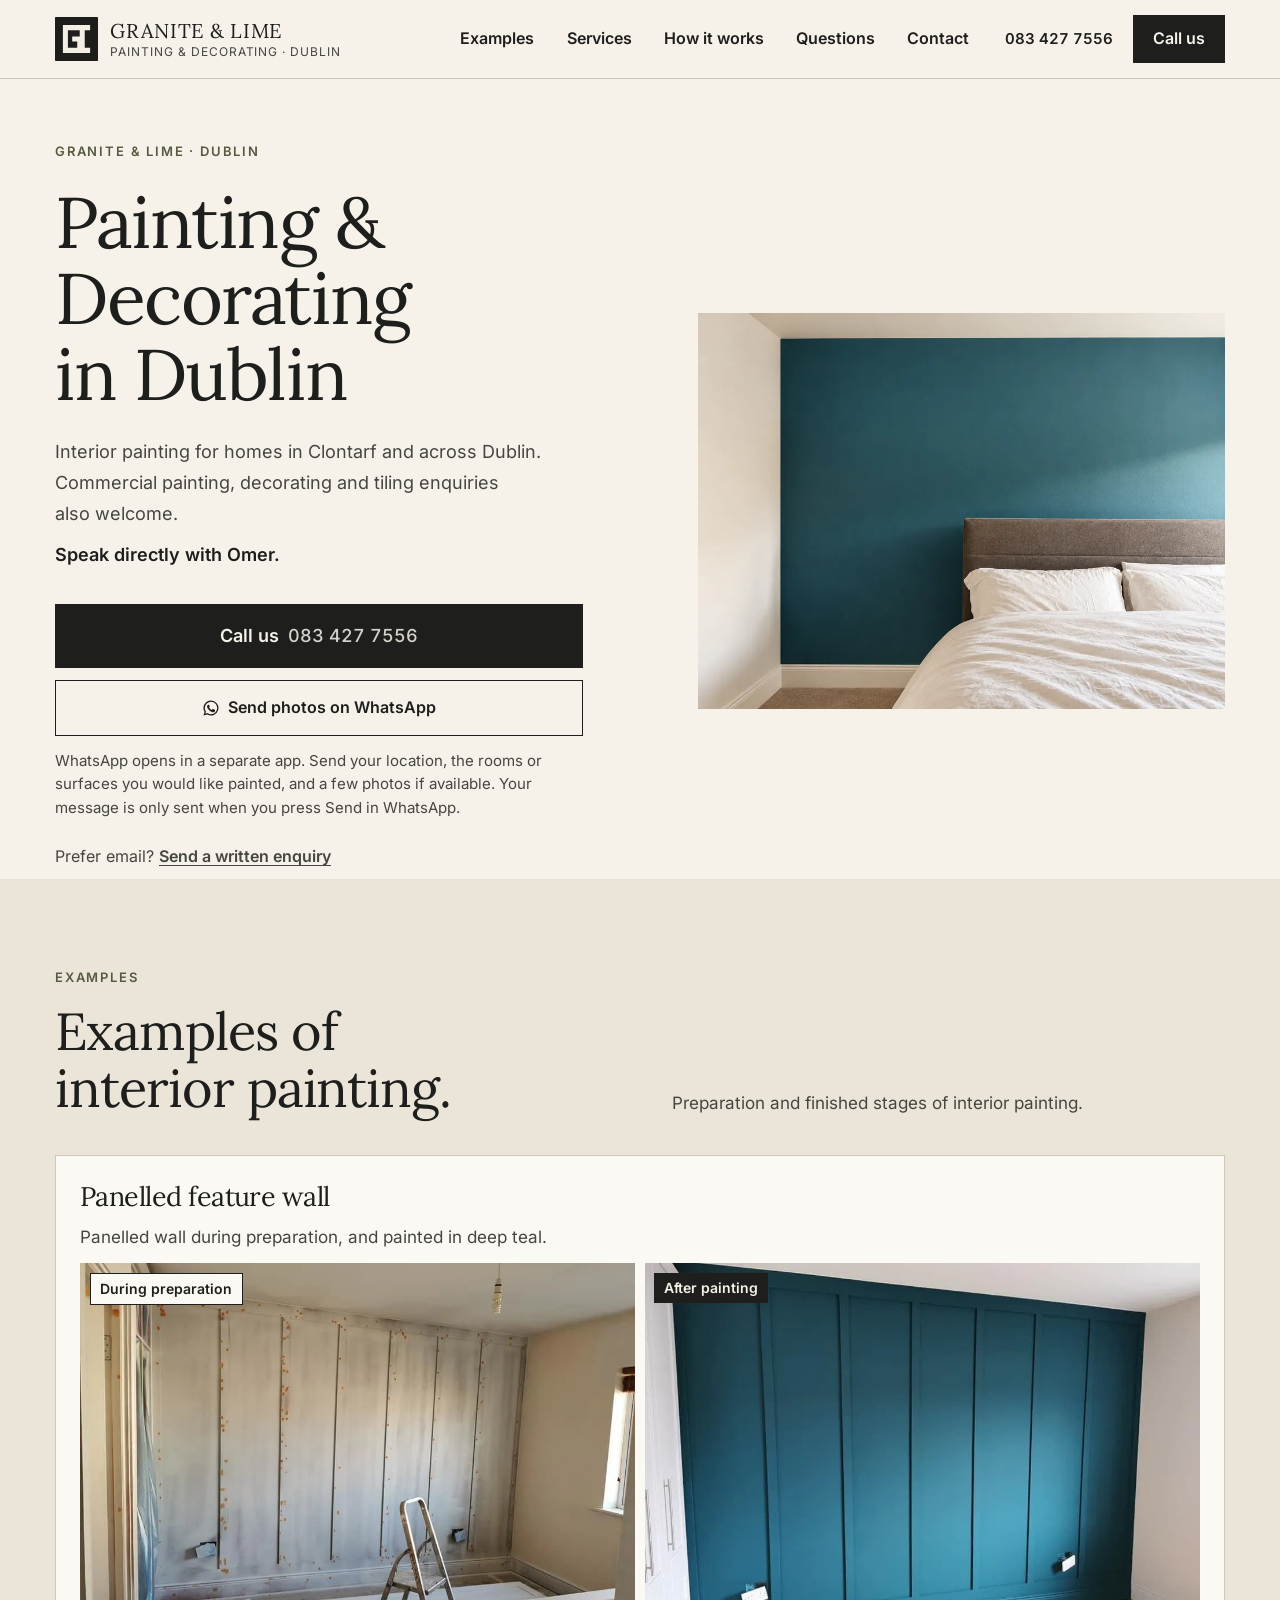
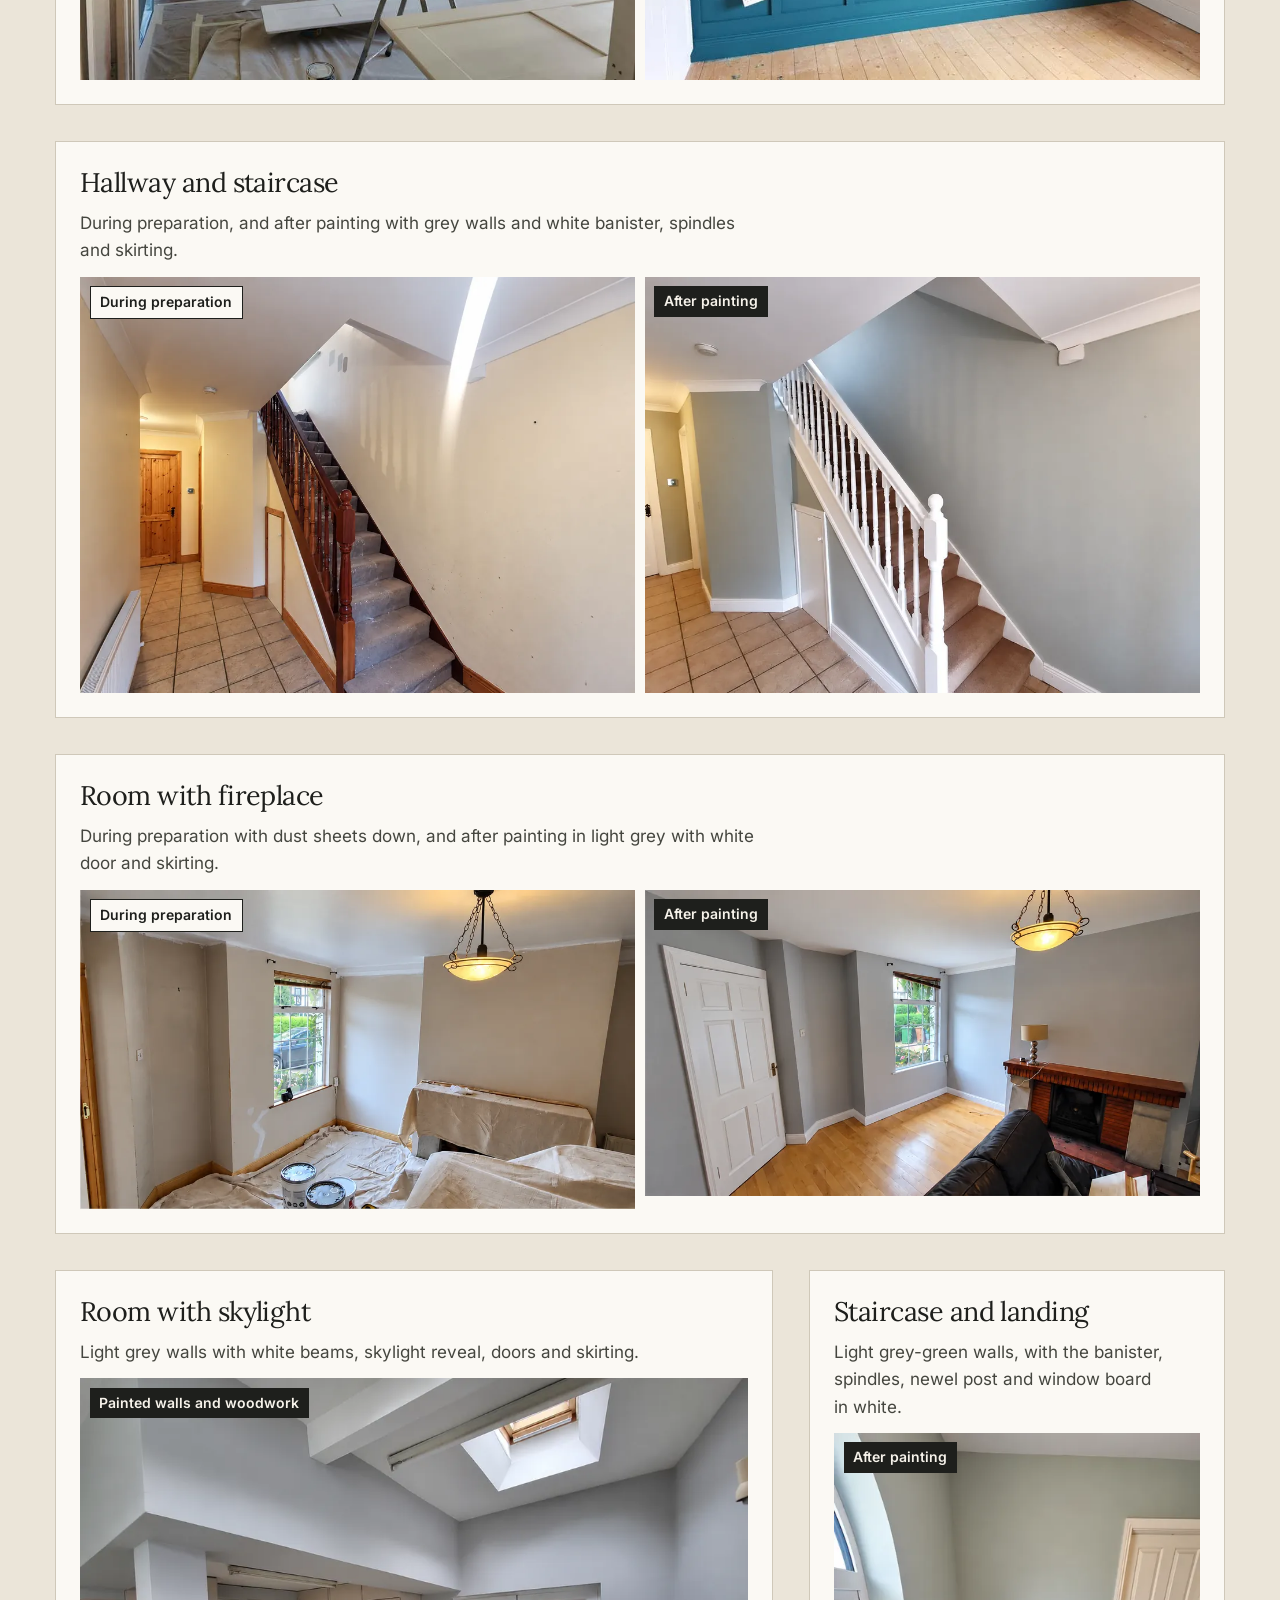
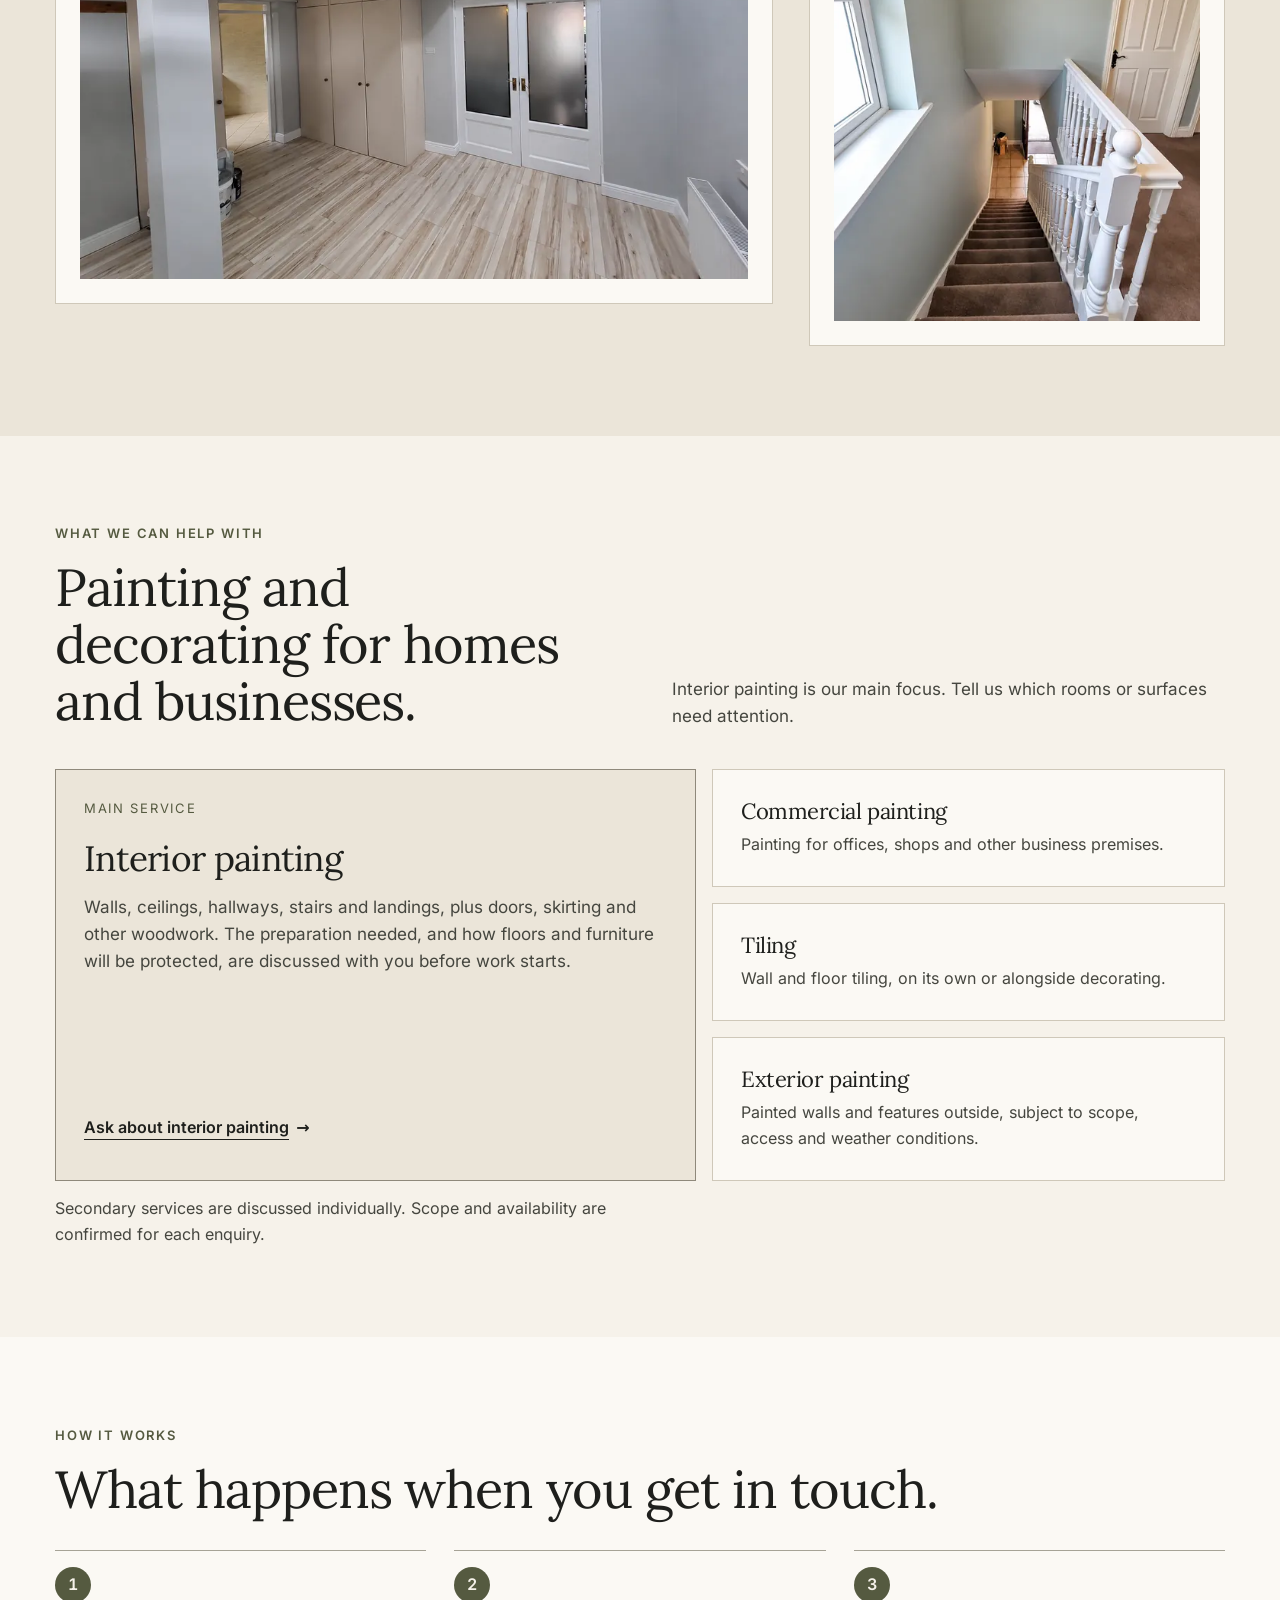
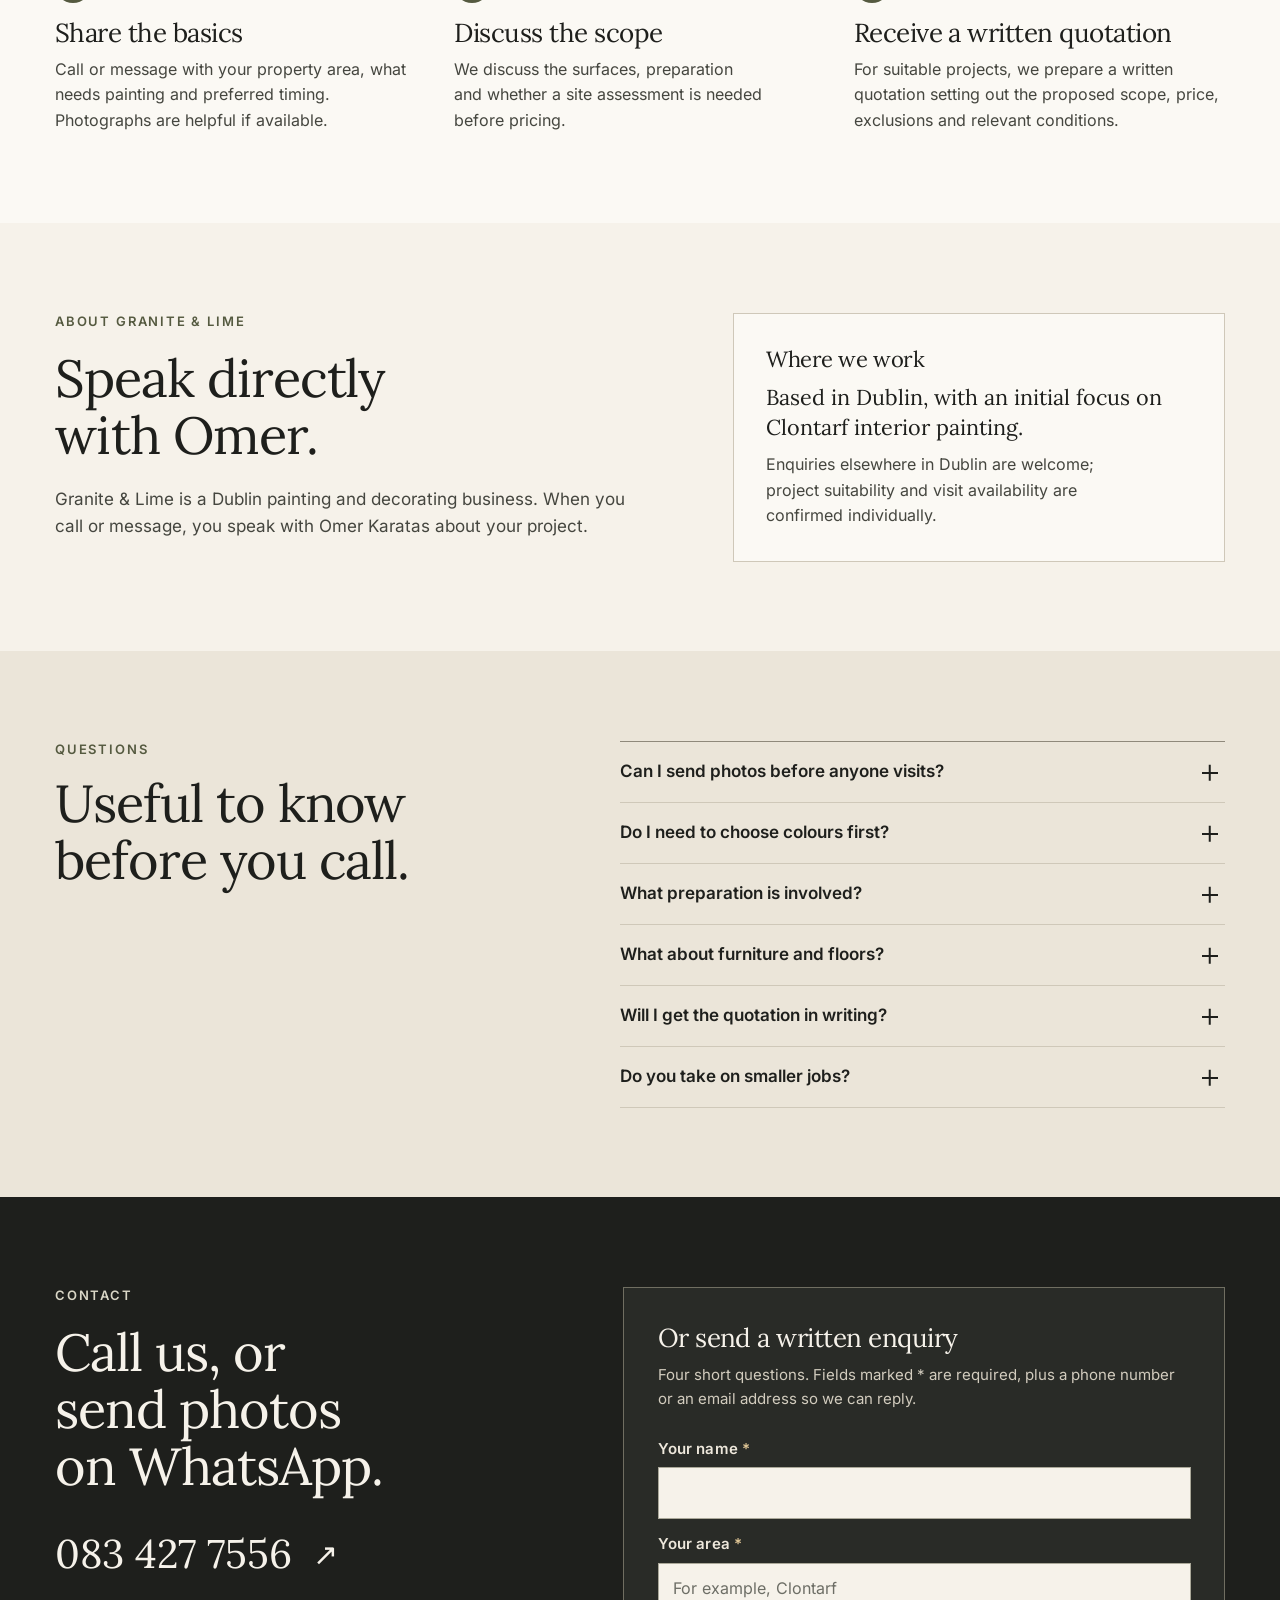
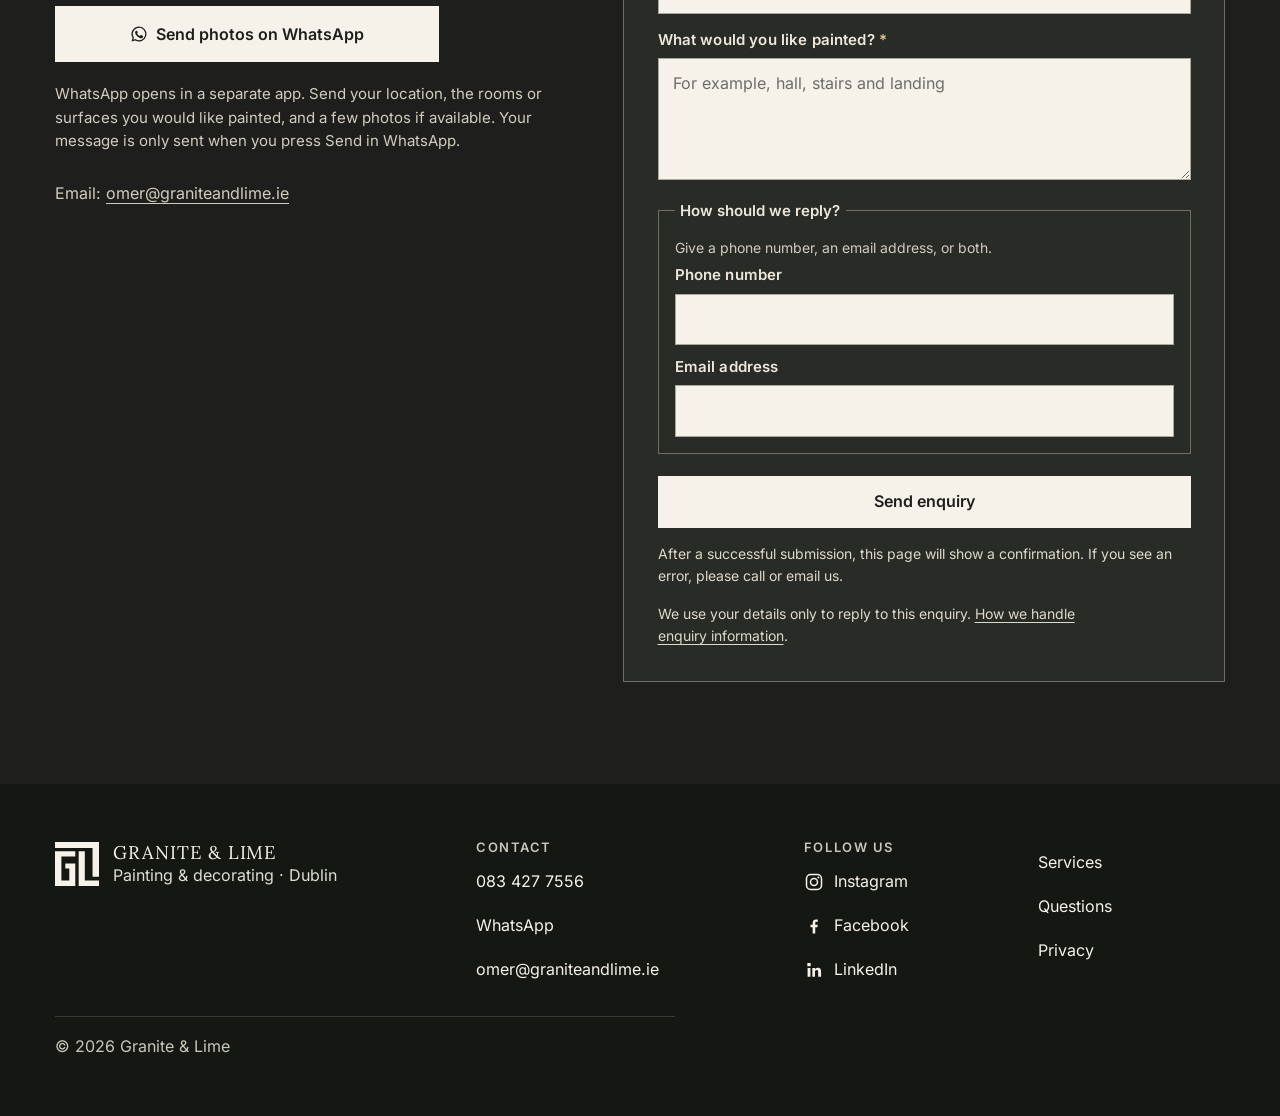
<file: index.html>
<!doctype html>
<html lang="en-IE">
<head>
  <meta charset="utf-8">
  <meta name="viewport" content="width=device-width, initial-scale=1, viewport-fit=cover">
  <meta name="theme-color" content="#f6f2ea">
  <title>Painting &amp; Decorating in Clontarf and Dublin | Granite &amp; Lime</title>
  <meta name="description" content="Interior painting for homes in Clontarf and across Dublin. Commercial painting, decorating and tiling enquiries welcome. Call 083 427 7556 or send photos on WhatsApp.">
  <link rel="canonical" href="https://www.graniteandlime.ie/">

  <meta property="og:type" content="website">
  <meta property="og:site_name" content="Granite &amp; Lime">
  <meta property="og:title" content="Painting &amp; Decorating in Clontarf and Dublin | Granite &amp; Lime">
  <meta property="og:description" content="Interior painting for homes in Clontarf and across Dublin. Speak directly with Omer: call or send photos on WhatsApp.">
  <meta property="og:url" content="https://www.graniteandlime.ie/">
  <meta property="og:image" content="https://www.graniteandlime.ie/assets/og-image.png">
  <meta property="og:image:width" content="1200">
  <meta property="og:image:height" content="630">
  <meta property="og:locale" content="en_IE">
  <meta name="twitter:card" content="summary_large_image">

  <link rel="icon" href="assets/favicon.svg" type="image/svg+xml">
  <link rel="preload" href="assets/fonts/lora-variable.woff2" as="font" type="font/woff2" crossorigin>
  <link rel="preload" href="assets/fonts/inter-400.woff2" as="font" type="font/woff2" crossorigin>
  <link rel="stylesheet" href="styles.css?v=24">
  <noscript><link rel="stylesheet" href="assets/noscript.css"></noscript>
  <script src="script.js?v=16" defer></script>

  <!-- Structured data: verified details only (name, phone, email, Dublin, public social profiles checked 27 Oct 2026).
       No street address, opening hours, ratings or review counts: none are verified for the website. -->
  <script type="application/ld+json">
  {
    "@context": "https://schema.org",
    "@type": "HomeAndConstructionBusiness",
    "name": "Granite & Lime",
    "description": "Painting and decorating in Dublin: interior painting, doors and woodwork, commercial painting, decorating and tiling.",
    "url": "https://www.graniteandlime.ie/",
    "logo": "https://www.graniteandlime.ie/assets/logo.svg",
    "image": "https://www.graniteandlime.ie/assets/og-image.png",
    "telephone": "+353834277556",
    "email": "omer@graniteandlime.ie",
    "founder": { "@type": "Person", "name": "Omer Karatas" },
    "areaServed": { "@type": "City", "name": "Dublin" },
    "address": { "@type": "PostalAddress", "addressLocality": "Dublin", "addressCountry": "IE" },
    "sameAs": [
      "https://www.instagram.com/graniteandlime/",
      "https://www.facebook.com/graniteandlime/",
      "https://www.linkedin.com/company/graniteandlime/"
    ]
  }
  </script>
</head>
<body>
  <a class="skip-link" href="#main">Skip to main content</a>

  <header class="site-header" id="top">
    <div class="shell header-inner">
      <a class="brand" href="#top" aria-label="Granite &amp; Lime, home">
        <img src="assets/logo.svg" alt="" width="44" height="44">
        <span class="brand-copy">
          <span class="brand-name">Granite &amp; Lime</span>
          <span class="brand-sub">Painting &amp; Decorating<span class="brand-sub-extra"> · Dublin</span></span>
        </span>
      </a>

      <button class="menu-button" type="button" aria-expanded="false" aria-controls="primary-nav">
        <span class="menu-icon" aria-hidden="true"></span>Menu
      </button>

      <nav class="primary-nav" id="primary-nav" aria-label="Main">
        <a href="#work">Examples</a>
        <a href="#services">Services</a>
        <a href="#process">How it works</a>
        <a href="#faq">Questions</a>
        <a href="#contact">Contact</a>
      </nav>

      <div class="header-actions">
        <a class="header-phone" href="tel:+353834277556" data-tel><span class="visually-hidden">Call us on </span>083 427 7556</a>
        <a class="button button-primary button-small" href="tel:+353834277556" data-tel>Call us</a>
      </div>
    </div>
  </header>

  <main id="main">

    <!-- 1. OPENING SECTION: one offer, one primary action (Call), one secondary action (WhatsApp). -->
    <section class="hero" aria-labelledby="hero-title">
      <div class="shell">
        <div class="hero-grid">
          <div class="hero-copy">
            <p class="eyebrow">Granite &amp; Lime · Dublin</p>
            <h1 id="hero-title">Painting &amp; Decorating in Dublin</h1>
            <p class="lede">Interior painting for homes in Clontarf and across Dublin. Commercial painting, decorating and tiling enquiries also welcome.</p>
            <p class="lede-contact">Speak directly with Omer.</p>
            <div class="hero-actions">
              <a class="button button-primary button-call" href="tel:+353834277556" data-tel>Call us <span class="button-detail">083 427 7556</span></a>
              <a class="button button-outline button-wa" href="https://wa.me/353834277556" target="_blank" rel="noopener" data-whatsapp="enquiry">Send photos on WhatsApp<span class="visually-hidden"> (opens WhatsApp)</span></a>
            </div>
            <p class="wa-help">WhatsApp opens in a separate app. Send your location, the rooms or surfaces you would like painted, and a few photos if available. Your message is only sent when you press Send in WhatsApp.</p>
            <p class="hero-hint">Prefer email? <a href="#contact">Send a written enquiry</a></p>
          </div>

          <!-- HERO IMAGE: founder-selected "NEXT TO HEADER Calm Teal Bedroom Retreat(1).png" (1448 x 1086).
               PROVENANCE: C2PA content credentials show it was generated by ChatGPT (gpt-image, OpenAI, 27 Oct 2026,
               digitalSourceType trainedAlgorithmicMedia). Compared with the earlier teal-bedroom file, the radiator and socket are
               removed. It is not an unedited photograph. Shown WITHOUT any caption or label by Mr Karatas's instruction (27 Oct, 12:45). -->
          <figure class="hero-figure is-project">
            <picture>
              <source type="image/webp" srcset="assets/projects/ai-teal-bedroom-hero-480.webp 480w, assets/projects/ai-teal-bedroom-hero-960.webp 960w, assets/projects/ai-teal-bedroom-hero-1440.webp 1440w" sizes="(max-width: 37.5rem) calc(100vw - 2.5rem), 46vw">
              <img src="assets/projects/ai-teal-bedroom-hero-960.jpg" srcset="assets/projects/ai-teal-bedroom-hero-480.jpg 480w, assets/projects/ai-teal-bedroom-hero-960.jpg 960w, assets/projects/ai-teal-bedroom-hero-1440.jpg 1440w" sizes="(max-width: 37.5rem) calc(100vw - 2.5rem), 46vw" width="1440" height="1080" alt="Bedroom with a deep teal painted wall behind a bed with a grey headboard and white bedding." fetchpriority="high" loading="eager" decoding="async">
            </picture>
          </figure>
        </div>
      </div>
    </section>

    <!-- 2. SELECTED WORK
         DRAFT: photos chosen with Growth (ref GL-WEB-PROJECT-PHOTOS-001). Groupings and before/after order are provisional.
         Before publication: founder confirms each project was Granite & Lime work, Omer's role, and the homeowner's permission
         to publish; then remove the draft note below and export from the original files (see PHOTOS.md).
         Never add locations, dates, durations or customer comments unless confirmed. -->
    <section class="section section-tint" id="work" aria-labelledby="work-title">
      <div class="shell">
        <div class="section-head">
          <div>
            <p class="eyebrow">Examples</p>
            <h2 id="work-title">Examples of interior painting.</h2>
          </div>
          <p class="section-intro">Preparation and finished stages of interior painting.</p>
        </div>
        <!-- PUBLICATION BLOCKER (internal, not shown on the page): attribution, Granite & Lime / Omer's role, photographer and
             property permission, and the pairings are NOT confirmed. See PHOTOS.md. Do not publish this section until confirmed. -->

        <div class="work-groups">
          <article class="work-group">
            <h3>Panelled feature wall</h3>
            <p>Panelled wall during preparation, and painted in deep teal.</p>
            <div class="work-pair">
              <figure class="work-photo">
                <picture>
                  <source type="image/webp" srcset="assets/projects/f9278e6e-da90-4c7e-a952-a6869edbc8a1-480.webp 480w, assets/projects/f9278e6e-da90-4c7e-a952-a6869edbc8a1-960.webp 960w" sizes="(max-width: 37.5rem) calc(100vw - 2.5rem), (max-width: 53.125rem) 45vw, 40vw">
                  <img src="assets/projects/f9278e6e-da90-4c7e-a952-a6869edbc8a1-960.jpg" srcset="assets/projects/f9278e6e-da90-4c7e-a952-a6869edbc8a1-480.jpg 480w, assets/projects/f9278e6e-da90-4c7e-a952-a6869edbc8a1-960.jpg 960w" sizes="(max-width: 37.5rem) calc(100vw - 2.5rem), (max-width: 53.125rem) 45vw, 40vw" width="960" height="720" alt="Panelled wall during preparation: filled and primed, floor covered with dust sheets and a stepladder in the room." loading="lazy" decoding="async">
                </picture>
                <figcaption><span class="work-tag work-tag-light">During preparation</span></figcaption>
              </figure>
              <figure class="work-photo">
                <picture>
                  <source type="image/webp" srcset="assets/projects/0603825f-b36d-4cc9-8089-73fb1045855a-480.webp 480w, assets/projects/0603825f-b36d-4cc9-8089-73fb1045855a-960.webp 960w" sizes="(max-width: 37.5rem) calc(100vw - 2.5rem), (max-width: 53.125rem) 45vw, 40vw">
                  <img src="assets/projects/0603825f-b36d-4cc9-8089-73fb1045855a-960.jpg" srcset="assets/projects/0603825f-b36d-4cc9-8089-73fb1045855a-480.jpg 480w, assets/projects/0603825f-b36d-4cc9-8089-73fb1045855a-960.jpg 960w" sizes="(max-width: 37.5rem) calc(100vw - 2.5rem), (max-width: 53.125rem) 45vw, 40vw" width="960" height="720" alt="The same panelled wall after painting in deep teal, with white skirting and wooden floorboards." loading="lazy" decoding="async">
                </picture>
                <figcaption><span class="work-tag">After painting</span></figcaption>
              </figure>
            </div>
          </article>

          <!-- Founder-selected images (27 Oct, 11:06). ALL AI-generated (ChatGPT gpt-image, C2PA trainedAlgorithmicMedia),
               recreated from project photographs. Shown WITHOUT on-page AI labels by Mr Karatas's instruction (27 Oct, 12:47); provenance in PHOTOS.md. -->
          <article class="work-group">
            <h3>Hallway and staircase</h3>
            <p>During preparation, and after painting with grey walls and white banister, spindles and skirting.</p>
            <div class="work-pair">
              <figure class="work-photo is-natural">
                <picture>
                  <source type="image/webp" srcset="assets/projects/ai-hall-preparation-480.webp 480w, assets/projects/ai-hall-preparation-960.webp 960w, assets/projects/ai-hall-preparation-1440.webp 1440w" sizes="(max-width: 37.5rem) calc(100vw - 2.5rem), (max-width: 53.125rem) 45vw, 40vw">
                  <img src="assets/projects/ai-hall-preparation-960.jpg" srcset="assets/projects/ai-hall-preparation-480.jpg 480w, assets/projects/ai-hall-preparation-960.jpg 960w, assets/projects/ai-hall-preparation-1440.jpg 1440w" sizes="(max-width: 37.5rem) calc(100vw - 2.5rem), (max-width: 53.125rem) 45vw, 40vw" width="1440" height="1080" alt="Hallway and staircase during preparation: cream walls with marks, dark varnished banister and spindles, stairs covered for protection." loading="lazy" decoding="async">
                </picture>
                <figcaption><span class="work-tag work-tag-light">During preparation</span></figcaption>
              </figure>
              <figure class="work-photo is-natural">
                <picture>
                  <source type="image/webp" srcset="assets/projects/ai-hall-after-480.webp 480w, assets/projects/ai-hall-after-960.webp 960w, assets/projects/ai-hall-after-1440.webp 1440w" sizes="(max-width: 37.5rem) calc(100vw - 2.5rem), (max-width: 53.125rem) 45vw, 40vw">
                  <img src="assets/projects/ai-hall-after-960.jpg" srcset="assets/projects/ai-hall-after-480.jpg 480w, assets/projects/ai-hall-after-960.jpg 960w, assets/projects/ai-hall-after-1440.jpg 1440w" sizes="(max-width: 37.5rem) calc(100vw - 2.5rem), (max-width: 53.125rem) 45vw, 40vw" width="1440" height="1080" alt="The same hallway and staircase after painting: grey walls, white banister, spindles and skirting." loading="lazy" decoding="async">
                </picture>
                <figcaption><span class="work-tag">After painting</span></figcaption>
              </figure>
            </div>
          </article>

          <article class="work-group">
            <h3>Room with fireplace</h3>
            <p>During preparation with dust sheets down, and after painting in light grey with white door and skirting.</p>
            <div class="work-pair">
              <figure class="work-photo is-natural">
                <picture>
                  <source type="image/webp" srcset="assets/projects/ai-room-preparation-480.webp 480w, assets/projects/ai-room-preparation-960.webp 960w, assets/projects/ai-room-preparation-1440.webp 1440w" sizes="(max-width: 37.5rem) calc(100vw - 2.5rem), (max-width: 53.125rem) 45vw, 40vw">
                  <img src="assets/projects/ai-room-preparation-960.jpg" srcset="assets/projects/ai-room-preparation-480.jpg 480w, assets/projects/ai-room-preparation-960.jpg 960w, assets/projects/ai-room-preparation-1440.jpg 1440w" sizes="(max-width: 37.5rem) calc(100vw - 2.5rem), (max-width: 53.125rem) 45vw, 40vw" width="1440" height="830" alt="Room during preparation: walls filled and patched, floor and furniture covered with dust sheets, paint tins on the floor, a window and a hanging ceiling light." loading="lazy" decoding="async">
                </picture>
                <figcaption><span class="work-tag work-tag-light">During preparation</span></figcaption>
              </figure>
              <figure class="work-photo is-natural">
                <picture>
                  <source type="image/webp" srcset="assets/projects/ai-room-after-480.webp 480w, assets/projects/ai-room-after-960.webp 960w, assets/projects/ai-room-after-1440.webp 1440w" sizes="(max-width: 37.5rem) calc(100vw - 2.5rem), (max-width: 53.125rem) 45vw, 40vw">
                  <img src="assets/projects/ai-room-after-960.jpg" srcset="assets/projects/ai-room-after-480.jpg 480w, assets/projects/ai-room-after-960.jpg 960w, assets/projects/ai-room-after-1440.jpg 1440w" sizes="(max-width: 37.5rem) calc(100vw - 2.5rem), (max-width: 53.125rem) 45vw, 40vw" width="1440" height="795" alt="The room after painting: light grey walls, white panelled door and skirting, wooden floor, a window and a fireplace with a brick surround." loading="lazy" decoding="async">
                </picture>
                <figcaption><span class="work-tag">After painting</span></figcaption>
              </figure>
            </div>
          </article>

          <div class="work-singles">
            <article class="work-group work-single-wide">
              <h3>Room with skylight</h3>
              <p>Light grey walls with white beams, skylight reveal, doors and skirting.</p>
              <figure class="work-photo is-natural">
                <picture>
                  <source type="image/webp" srcset="assets/projects/ai-skylit-interior-480.webp 480w, assets/projects/ai-skylit-interior-960.webp 960w, assets/projects/ai-skylit-interior-1440.webp 1440w" sizes="(max-width: 37.5rem) calc(100vw - 2.5rem), 46rem">
                  <img src="assets/projects/ai-skylit-interior-960.jpg" srcset="assets/projects/ai-skylit-interior-480.jpg 480w, assets/projects/ai-skylit-interior-960.jpg 960w, assets/projects/ai-skylit-interior-1440.jpg 1440w" sizes="(max-width: 37.5rem) calc(100vw - 2.5rem), 46rem" width="1440" height="1080" alt="Room with a skylight, light grey walls, white beams and skirting, white double doors with frosted glass, and wood-effect flooring. Paint tubs are visible on the left." loading="lazy" decoding="async">
                </picture>
                <figcaption><span class="work-tag">Painted walls and woodwork</span></figcaption>
              </figure>
            </article>
            <article class="work-group work-single-narrow">
              <h3>Staircase and landing</h3>
              <p>Light grey-green walls, with the banister, spindles, newel post and window board in white.</p>
              <figure class="work-photo is-natural">
                <picture>
                  <source type="image/webp" srcset="assets/projects/ai-stair-landing-480.webp 480w, assets/projects/ai-stair-landing-960.webp 960w" sizes="(max-width: 37.5rem) calc(100vw - 2.5rem), 26rem">
                  <img src="assets/projects/ai-stair-landing-960.jpg" srcset="assets/projects/ai-stair-landing-480.jpg 480w, assets/projects/ai-stair-landing-960.jpg 960w" sizes="(max-width: 37.5rem) calc(100vw - 2.5rem), 26rem" width="960" height="1280" alt="View down a staircase from the landing: light grey-green walls, white banister, spindles and newel post, a white panelled door and an arched window." loading="lazy" decoding="async">
                </picture>
                <figcaption><span class="work-tag">After painting</span></figcaption>
              </figure>
            </article>
          </div>
        </div>
      </div>
    </section>

    <!-- 3. WHAT WE CAN HELP WITH: interior painting first; other services visible but quieter. -->
    <section class="section" id="services" aria-labelledby="services-title">
      <div class="shell">
        <div class="section-head">
          <div>
            <p class="eyebrow">What we can help with</p>
            <h2 id="services-title">Painting and decorating for homes and businesses.</h2>
          </div>
          <p class="section-intro">Interior painting is our main focus. Tell us which rooms or surfaces need attention.</p>
        </div>

        <div class="cards">
          <article class="card card-lead">
            <p class="card-num">Main service</p>
            <h3>Interior painting</h3>
            <p>Walls, ceilings, hallways, stairs and landings, plus doors, skirting and other woodwork. The preparation needed, and how floors and furniture will be protected, are discussed with you before work starts.</p>
            <a class="text-link" href="#contact">Ask about interior painting</a>
          </article>
          <article class="card">
            <h3>Commercial painting</h3>
            <p>Painting for offices, shops and other business premises.</p>
          </article>
          <article class="card">
            <h3>Tiling</h3>
            <p>Wall and floor tiling, on its own or alongside decorating.</p>
          </article>
          <article class="card">
            <h3>Exterior painting</h3>
            <p>Painted walls and features outside, subject to scope, access and weather conditions.</p>
          </article>
          <p class="cards-note">Secondary services are discussed individually. Scope and availability are confirmed for each enquiry.</p>
        </div>
      </div>
    </section>

    <!-- 4. HOW AN ENQUIRY WORKS. PROPOSED wording: to be confirmed by Mr Karatas (CCO/COO review) before publication. -->
    <section class="section process" id="process" aria-labelledby="process-title">
      <div class="shell">
        <p class="eyebrow">How it works</p>
        <h2 id="process-title">What happens when you get in touch.</h2>
        <!-- Process wording supplied by CCO (GL-UX-V2 revision 4). COO confirmation of assessment arrangements still outstanding. -->
        <ol class="steps">
          <li class="step">
            <span class="step-num" aria-hidden="true">1</span>
            <h3>Share the basics</h3>
            <p>Call or message with your property area, what needs painting and preferred timing. Photographs are helpful if available.</p>
          </li>
          <li class="step">
            <span class="step-num" aria-hidden="true">2</span>
            <h3>Discuss the scope</h3>
            <p>We discuss the surfaces, preparation and whether a site assessment is needed before pricing.</p>
          </li>
          <li class="step">
            <span class="step-num" aria-hidden="true">3</span>
            <h3>Receive a written quotation</h3>
            <p>For suitable projects, we prepare a written quotation setting out the proposed scope, price, exclusions and relevant conditions.</p>
          </li>
        </ol>
      </div>
    </section>

    <!-- 5. ABOUT + AREAS. Area wording supplied by CCO (GL-UX-V2 revision 4), approved for the draft by Mr Karatas. -->
    <section class="section about" id="about" aria-labelledby="about-title">
      <div class="shell about-grid">
        <div class="about-copy">
          <p class="eyebrow">About Granite &amp; Lime</p>
          <h2 id="about-title">Speak directly with Omer.</h2>
          <p>Granite &amp; Lime is a Dublin painting and decorating business. When you call or message, you speak with Omer Karatas about your project.</p>
        </div>
        <div class="areas-box" id="areas">
          <h3>Where we work</h3>
          <p class="areas-main">Based in Dublin, with an initial focus on Clontarf interior painting.</p>
          <p class="areas-note">Enquiries elsewhere in Dublin are welcome; project suitability and visit availability are confirmed individually.</p>
        </div>
      </div>
    </section>

    <!-- 6. QUESTIONS. PROPOSED answers: to be confirmed by Mr Karatas before publication. No promises of price, timing or free visits. -->
    <section class="section section-tint" id="faq" aria-labelledby="faq-title">
      <div class="shell faq-grid">
        <div>
          <p class="eyebrow">Questions</p>
          <h2 id="faq-title">Useful to know before you call.</h2>
        </div>
        <!-- FAQ answers supplied by CCO (GL-UX-V2 revision 4). COO confirmation of preparation, protection and assessment arrangements outstanding. -->
        <div class="faq">
          <details>
            <summary>Can I send photos before anyone visits?</summary>
            <div class="faq-body"><p>Yes. Send photographs or a short description on WhatsApp. Further information or a site assessment may be needed before pricing.</p></div>
          </details>
          <details>
            <summary>Do I need to choose colours first?</summary>
            <div class="faq-body"><p>You can enquire before choosing colours. Colours and finishes need to be agreed before the relevant work begins.</p></div>
          </details>
          <details>
            <summary>What preparation is involved?</summary>
            <div class="faq-body"><p>Preparation depends on the surfaces and their condition. The quotation should identify the preparation included and any exclusions.</p></div>
          </details>
          <details>
            <summary>What about furniture and floors?</summary>
            <div class="faq-body"><p>Tell us whether the property is occupied and what furniture is present. Moving furniture and protecting surfaces form part of agreeing the scope.</p></div>
          </details>
          <details>
            <summary>Will I get the quotation in writing?</summary>
            <div class="faq-body"><p>For projects we can take forward, we provide a written quotation before work is agreed.</p></div>
          </details>
          <details>
            <summary>Do you take on smaller jobs?</summary>
            <div class="faq-body"><p>Smaller painting enquiries are welcome. Suitability depends on the scope, location and scheduling.</p></div>
          </details>
        </div>
      </div>
    </section>

    <!-- 7. CONTACT: same hierarchy as the top of the page. -->
    <section class="section contact" id="contact" aria-labelledby="contact-title">
      <div class="shell contact-grid">
        <div class="contact-copy">
          <p class="eyebrow">Contact</p>
          <h2 id="contact-title">Call us, or send photos on WhatsApp.</h2>
          <a class="contact-phone" href="tel:+353834277556" data-tel><span class="visually-hidden">Call us on </span><span class="num-group">083 427</span> <span class="num-group">7556</span></a>
          <a class="button button-light button-wa" href="https://wa.me/353834277556" target="_blank" rel="noopener" data-whatsapp="enquiry">Send photos on WhatsApp<span class="visually-hidden"> (opens WhatsApp)</span></a>
          <p class="wa-help wa-help-dark">WhatsApp opens in a separate app. Send your location, the rooms or surfaces you would like painted, and a few photos if available. Your message is only sent when you press Send in WhatsApp.</p>
          <p class="contact-meta">Email: <a href="mailto:omer@graniteandlime.ie" data-mail>omer@graniteandlime.ie</a></p>
        </div>

        <!-- ENQUIRY FORM
             Connected to Formspark form 3BXhXMnj9 (configured; delivery to the inbox NOT yet verified). The source comment records its
             dashboard name as "Website enquiries – TEST"; the name alone does not show a fault. A success response from Formspark
             means the service accepted the enquiry, not that Omer has read the email notification. Before publication run the
             founder-authorised test in HANDOFF.md and check BOTH the Formspark record and the omer@graniteandlime.ie inbox.
             To disconnect: set action="mailto:omer@graniteandlime.ie" method="get" and data-endpoint="" (the form then prepares
             an email in the visitor's email app instead).
             Hidden fields: _gotcha = honeypot; _redirect / _error = where visitors land after a no-JavaScript submission;
             _append=false keeps answers out of the address bar; source_* = advert campaign identifiers read from the page address only. -->
        <form class="form" id="enquiry-form" action="https://submit-form.com/3BXhXMnj9" method="post" data-endpoint="https://submit-form.com/3BXhXMnj9" aria-labelledby="form-title">
          <h3 id="form-title">Or send a written enquiry</h3>
          <p class="form-intro">Four short questions. Fields marked <span aria-hidden="true">*</span><span class="visually-hidden">with an asterisk</span> are required, plus a phone number or an email address so we can reply.</p>
          <input type="hidden" name="subject" value="Painting enquiry from graniteandlime.ie">
          <input type="hidden" name="_email.subject" value="New painting enquiry from graniteandlime.ie">
          <input type="hidden" name="_redirect" value="https://www.graniteandlime.ie/enquiry-sent.html">
          <input type="hidden" name="_error" value="https://www.graniteandlime.ie/enquiry-error.html">
          <input type="hidden" name="_append" value="false">
          <input type="hidden" name="enquiry_channel" value="Website form">
          <input type="hidden" name="source_utm_source" data-utm="utm_source">
          <input type="hidden" name="source_utm_medium" data-utm="utm_medium">
          <input type="hidden" name="source_utm_campaign" data-utm="utm_campaign">
          <input type="hidden" name="source_utm_term" data-utm="utm_term">
          <input type="hidden" name="source_gclid" data-utm="gclid">
          <div class="hp-field" aria-hidden="true">
            <label for="f-website">Leave this field empty</label>
            <input id="f-website" name="_gotcha" type="text" tabindex="-1" autocomplete="off">
          </div>
          <div class="form-error-summary" id="form-errors" role="alert" tabindex="-1" hidden></div>

          <div class="field">
            <label for="f-name">Your name <span class="req" aria-hidden="true">*</span></label>
            <input id="f-name" name="name" type="text" autocomplete="name" required maxlength="100">
            <p class="field-error" id="f-name-error" hidden></p>
          </div>
          <div class="field">
            <label for="f-area">Your area <span class="req" aria-hidden="true">*</span></label>
            <input id="f-area" name="area" type="text" autocomplete="address-level2" placeholder="For example, Clontarf" required maxlength="100">
            <p class="field-error" id="f-area-error" hidden></p>
          </div>
          <div class="field">
            <label for="f-details">What would you like painted? <span class="req" aria-hidden="true">*</span></label>
            <textarea id="f-details" name="body" rows="4" required maxlength="2000" placeholder="For example, hall, stairs and landing"></textarea>
            <p class="field-error" id="f-details-error" hidden></p>
          </div>
          <fieldset class="contact-choice" aria-describedby="contact-choice-hint">
            <legend>How should we reply?</legend>
            <p class="field-hint" id="contact-choice-hint">Give a phone number, an email address, or both.</p>
            <div class="field">
              <label for="f-phone">Phone number</label>
              <!-- required here so that, without JavaScript, at least a phone number is always collected;
                   script.js relaxes this to "phone or email". -->
              <input id="f-phone" name="phone" type="tel" autocomplete="tel" inputmode="tel" required maxlength="30" data-no-js-required>
              <p class="field-error" id="f-phone-error" hidden></p>
            </div>
            <div class="field">
              <label for="f-email">Email address</label>
              <input id="f-email" name="email" type="email" autocomplete="email" maxlength="200">
              <p class="field-error" id="f-email-error" hidden></p>
            </div>
            <p class="field-error" id="contact-choice-error" hidden></p>
          </fieldset>

          <button class="button button-light form-submit" type="submit" data-label="Send enquiry">Send enquiry</button>
          <p class="form-note" id="form-mode-note">After a successful submission, this page will show a confirmation. If you see an error, please call or email us.</p>
          <p class="form-note">We use your details only to reply to this enquiry. <a href="privacy.html">How we handle enquiry information</a>.</p>
          <div class="form-status" id="form-status" role="status" tabindex="-1" hidden></div>
          <!-- Copy-and-paste fallback, shown if the email app does not open or the form service cannot be reached. -->
          <div class="form-fallback" id="form-fallback" role="group" aria-labelledby="form-fallback-help" hidden>
            <p id="form-fallback-help">Having trouble sending your enquiry? Copy your message below and email it to <a href="mailto:omer@graniteandlime.ie" data-mail>omer@graniteandlime.ie</a>, or call <a href="tel:+353834277556" data-tel>083 427 7556</a>.</p>
            <label for="form-fallback-message">Your message</label>
            <textarea id="form-fallback-message" rows="6" readonly></textarea>
            <button class="button button-light" type="button" data-copy-message>Copy message</button>
            <p class="form-note" id="form-copy-status" role="status"></p>
          </div>
        </form>
      </div>
    </section>
  </main>

  <footer class="site-footer">
    <div class="shell footer-grid">
      <div class="footer-brand">
        <img src="assets/logo-light.svg" alt="" width="44" height="44" loading="lazy">
        <p><strong>Granite &amp; Lime</strong><span>Painting &amp; decorating · Dublin</span></p>
      </div>
      <div>
        <h2 class="footer-head">Contact</h2>
        <ul class="footer-list">
          <li><a href="tel:+353834277556" data-tel>083 427 7556</a></li>
          <li><a href="https://wa.me/353834277556" target="_blank" rel="noopener" data-whatsapp="enquiry">WhatsApp<span class="visually-hidden"> (opens WhatsApp)</span></a></li>
          <li><a href="mailto:omer@graniteandlime.ie" data-mail>omer@graniteandlime.ie</a></li>
        </ul>
      </div>
      <div>
        <h2 class="footer-head">Follow us</h2>
        <!-- Public company pages, checked 27 Oct 2026. Plain links: no embedded feeds, no tracking scripts. -->
        <ul class="footer-list social-list">
          <li><a href="https://www.instagram.com/graniteandlime/" target="_blank" rel="noopener">
            <svg aria-hidden="true" viewBox="0 0 24 24" width="20" height="20"><rect x="3" y="3" width="18" height="18" rx="5" fill="none" stroke="currentColor" stroke-width="1.8"/><circle cx="12" cy="12" r="4.2" fill="none" stroke="currentColor" stroke-width="1.8"/><circle cx="17.3" cy="6.7" r="1.2" fill="currentColor"/></svg>
            Instagram<span class="visually-hidden"> (opens in a new tab)</span></a></li>
          <li><a href="https://www.facebook.com/graniteandlime/" target="_blank" rel="noopener">
            <svg aria-hidden="true" viewBox="0 0 24 24" width="20" height="20"><path fill="currentColor" d="M13.5 21v-7.6h2.6l.4-3h-3V8.5c0-.9.3-1.5 1.5-1.5h1.6V4.3c-.3 0-1.2-.1-2.3-.1-2.3 0-3.9 1.4-3.9 4v2.2H7.8v3h2.6V21z"/></svg>
            Facebook<span class="visually-hidden"> (opens in a new tab)</span></a></li>
          <li><a href="https://www.linkedin.com/company/graniteandlime/" target="_blank" rel="noopener">
            <svg aria-hidden="true" viewBox="0 0 24 24" width="20" height="20"><path fill="currentColor" d="M4 3.5h4v4H4zM4.3 9.5h3.4V20H4.3zM10 9.5h3.2v1.5c.5-.9 1.7-1.8 3.4-1.8 3.3 0 3.9 2.1 3.9 4.9V20H17v-5.2c0-1.3 0-2.9-1.8-2.9s-2 1.4-2 2.8V20H10z"/></svg>
            LinkedIn<span class="visually-hidden"> (opens in a new tab)</span></a></li>
        </ul>
      </div>
      <ul class="footer-list footer-links">
        <li><a href="#services">Services</a></li>
        <li><a href="#faq">Questions</a></li>
        <li><a href="privacy.html">Privacy</a></li>
      </ul>
      <p class="footer-copy">© 2026 Granite &amp; Lime</p>
    </div>
  </footer>

  <nav class="mobile-bar" aria-label="Quick contact">
    <a class="button button-primary" href="tel:+353834277556" data-tel>Call us</a>
    <a class="button button-outline" href="https://wa.me/353834277556" target="_blank" rel="noopener" data-whatsapp="enquiry">WhatsApp<span class="visually-hidden"> (opens WhatsApp)</span></a>
  </nav>
</body>
</html>
</file>
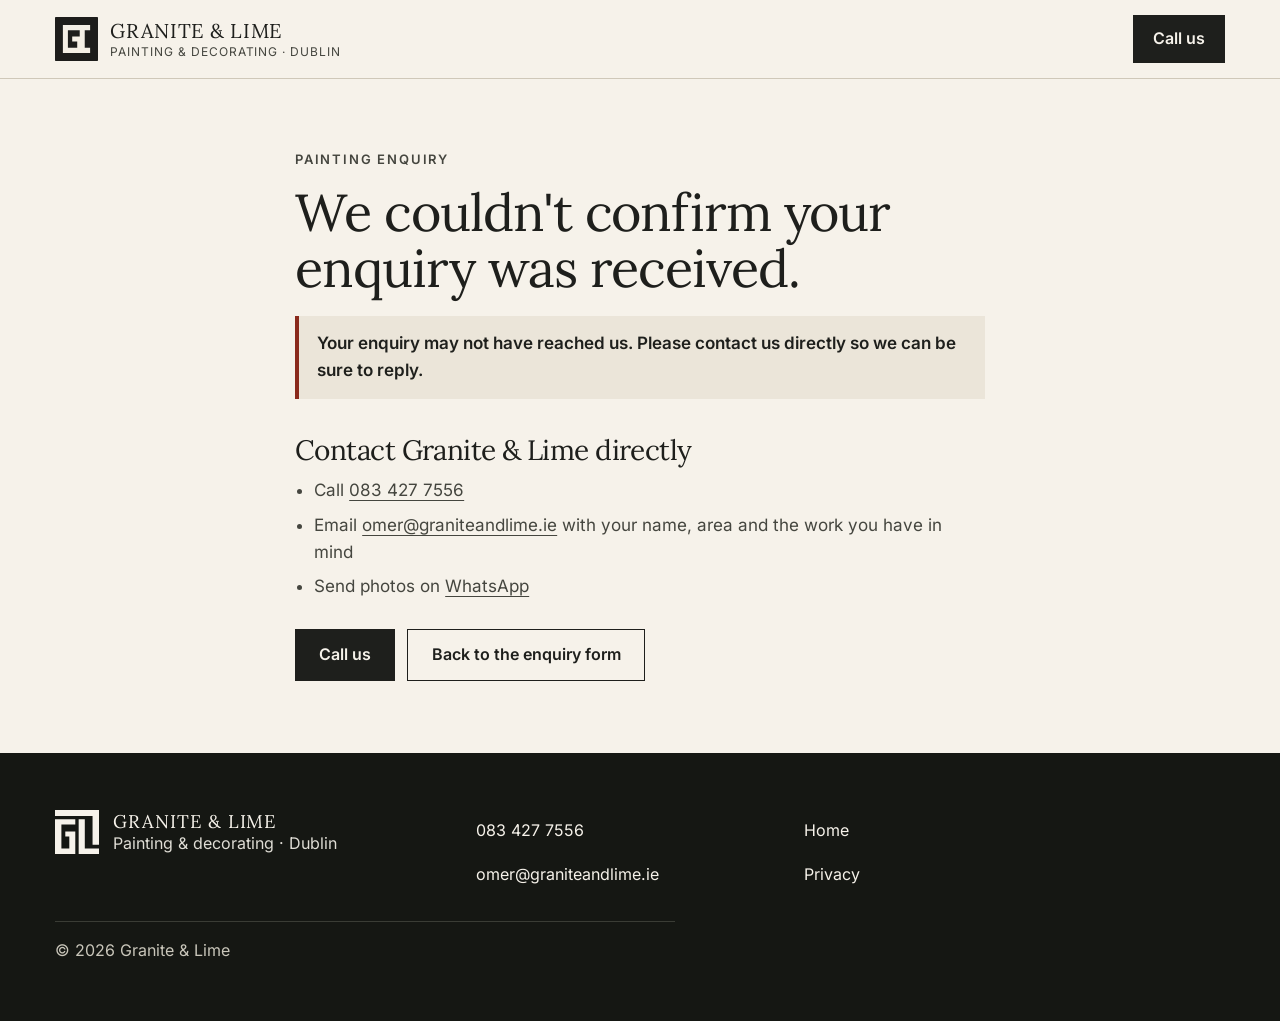
<file: enquiry-error.html>
<!doctype html>
<html lang="en-IE">
<head>
  <meta charset="utf-8">
  <meta name="viewport" content="width=device-width, initial-scale=1, viewport-fit=cover">
  <meta name="theme-color" content="#f6f2ea">
  <title>Enquiry not confirmed | Granite &amp; Lime</title>
  <meta name="robots" content="noindex">
  <link rel="icon" href="assets/favicon.svg" type="image/svg+xml">
  <link rel="preload" href="assets/fonts/lora-variable.woff2" as="font" type="font/woff2" crossorigin>
  <link rel="preload" href="assets/fonts/inter-400.woff2" as="font" type="font/woff2" crossorigin>
  <link rel="stylesheet" href="styles.css?v=24">
</head>
<body class="text-page">
  <a class="skip-link" href="#main">Skip to main content</a>
  <header class="site-header">
    <div class="shell header-inner">
      <a class="brand" href="./" aria-label="Granite &amp; Lime, home">
        <img src="assets/logo.svg" alt="" width="44" height="44">
        <span class="brand-copy"><span class="brand-name">Granite &amp; Lime</span><span class="brand-sub">Painting &amp; Decorating<span class="brand-sub-extra"> · Dublin</span></span></span>
      </a>
      <a class="button button-primary button-small" style="margin-left:auto" href="tel:+353834277556">Call us</a>
    </div>
  </header>
  <main id="main" class="page">
    <div class="shell">
      <p class="eyebrow">Painting enquiry</p>
      <h1>We couldn't confirm your enquiry was received.</h1>
      <div class="error-note" role="alert">
        <p>Your enquiry may not have reached us. Please contact us directly so we can be sure to reply.</p>
      </div>
      <h2>Contact Granite &amp; Lime directly</h2>
      <ul>
        <li>Call <a href="tel:+353834277556">083 427 7556</a></li>
        <li>Email <a href="mailto:omer@graniteandlime.ie?subject=Painting%20enquiry">omer@graniteandlime.ie</a> with your name, area and the work you have in mind</li>
        <li>Send photos on <a href="https://wa.me/353834277556?text=Hello%20Granite%20%26%20Lime%2C%20I%27d%20like%20to%20send%20photos%20of%20a%20project." target="_blank" rel="noopener">WhatsApp</a></li>
      </ul>
      <div class="actions"><a class="button button-primary" href="tel:+353834277556">Call us</a><a class="button button-outline" href="./#contact">Back to the enquiry form</a></div>
    </div>
  </main>
  <footer class="site-footer">
    <div class="shell footer-grid">
      <div class="footer-brand"><img src="assets/logo-light.svg" alt="" width="44" height="44" loading="lazy"><p><strong>Granite &amp; Lime</strong><span>Painting &amp; decorating · Dublin</span></p></div>
      <ul class="footer-list"><li><a href="tel:+353834277556">083 427 7556</a></li><li><a href="mailto:omer@graniteandlime.ie">omer@graniteandlime.ie</a></li></ul>
      <ul class="footer-list"><li><a href="./">Home</a></li><li><a href="privacy.html">Privacy</a></li></ul>
      <p class="footer-copy">© 2026 Granite &amp; Lime</p>
    </div>
  </footer>
</body>
</html>
</file>
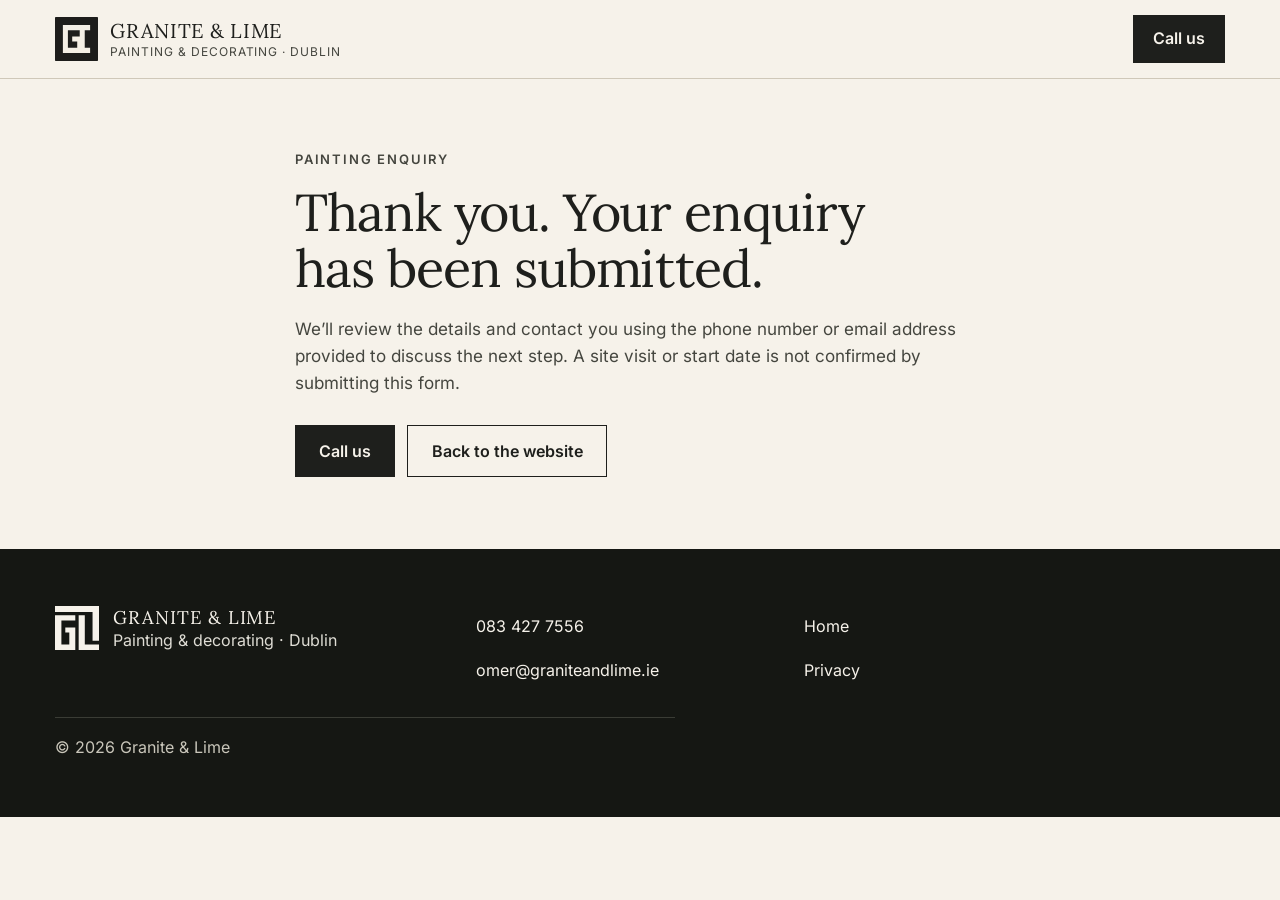
<file: enquiry-sent.html>
<!doctype html>
<html lang="en-IE">
<head>
  <meta charset="utf-8">
  <meta name="viewport" content="width=device-width, initial-scale=1, viewport-fit=cover">
  <meta name="theme-color" content="#f6f2ea">
  <title>Enquiry sent | Granite &amp; Lime</title>
  <meta name="robots" content="noindex">
  <link rel="icon" href="assets/favicon.svg" type="image/svg+xml">
  <link rel="preload" href="assets/fonts/lora-variable.woff2" as="font" type="font/woff2" crossorigin>
  <link rel="preload" href="assets/fonts/inter-400.woff2" as="font" type="font/woff2" crossorigin>
  <link rel="stylesheet" href="styles.css?v=24">
</head>
<body class="text-page">
  <a class="skip-link" href="#main">Skip to main content</a>
  <header class="site-header">
    <div class="shell header-inner">
      <a class="brand" href="./" aria-label="Granite &amp; Lime, home">
        <img src="assets/logo.svg" alt="" width="44" height="44">
        <span class="brand-copy"><span class="brand-name">Granite &amp; Lime</span><span class="brand-sub">Painting &amp; Decorating<span class="brand-sub-extra"> · Dublin</span></span></span>
      </a>
      <a class="button button-primary button-small" style="margin-left:auto" href="tel:+353834277556">Call us</a>
    </div>
  </header>
  <main id="main" class="page">
    <div class="shell">
      <p class="eyebrow">Painting enquiry</p>
      <!-- Confirmation wording supplied by CCO (GL-UX-V2 revision 4); keep identical to script.js.
           INTERNAL FLAG: the reply commitment awaits Omer's acceptance of responsibility for monitoring the enquiry inbox. -->
      <h1>Thank you. Your enquiry has been submitted.</h1>
      <p>We’ll review the details and contact you using the phone number or email address provided to discuss the next step. A site visit or start date is not confirmed by submitting this form.</p>
      <div class="actions"><a class="button button-primary" href="tel:+353834277556">Call us</a><a class="button button-outline" href="./">Back to the website</a></div>
    </div>
  </main>
  <footer class="site-footer">
    <div class="shell footer-grid">
      <div class="footer-brand"><img src="assets/logo-light.svg" alt="" width="44" height="44" loading="lazy"><p><strong>Granite &amp; Lime</strong><span>Painting &amp; decorating · Dublin</span></p></div>
      <ul class="footer-list"><li><a href="tel:+353834277556">083 427 7556</a></li><li><a href="mailto:omer@graniteandlime.ie">omer@graniteandlime.ie</a></li></ul>
      <ul class="footer-list"><li><a href="./">Home</a></li><li><a href="privacy.html">Privacy</a></li></ul>
      <p class="footer-copy">© 2026 Granite &amp; Lime</p>
    </div>
  </footer>
</body>
</html>
</file>
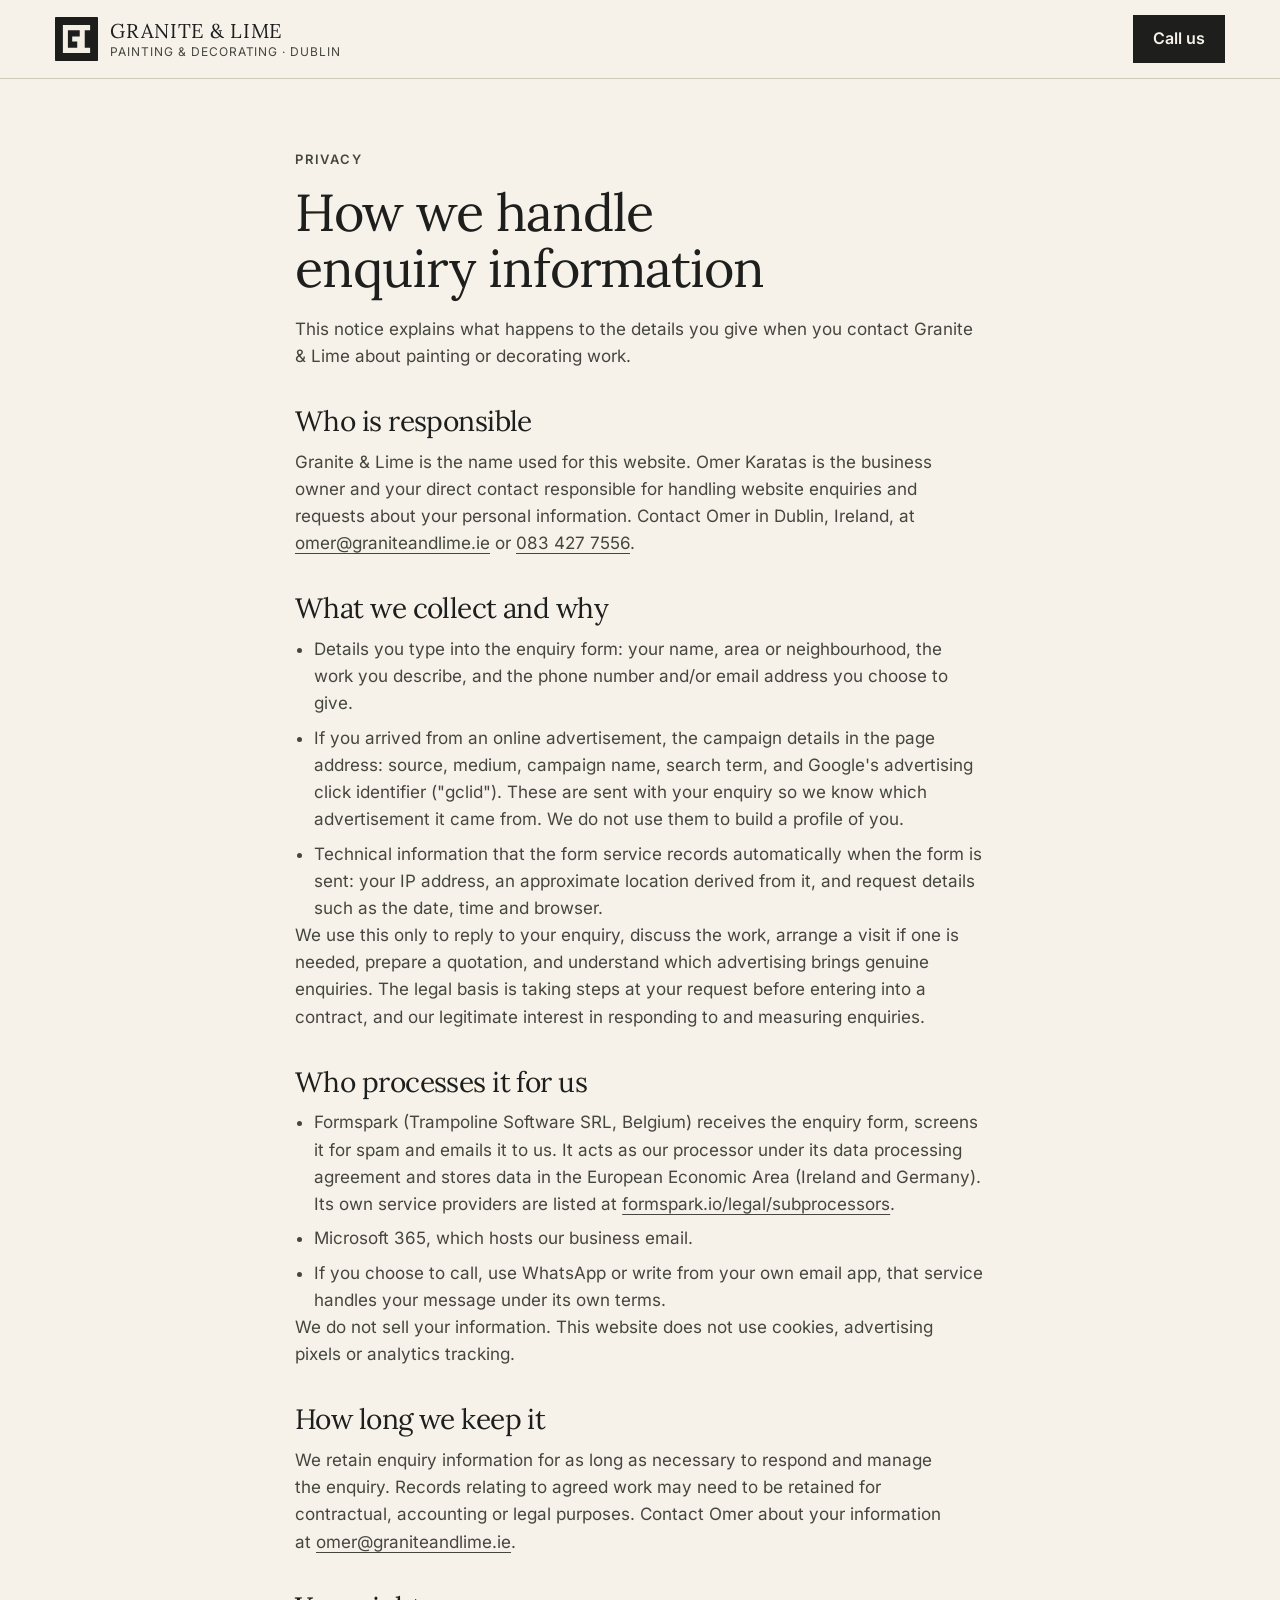
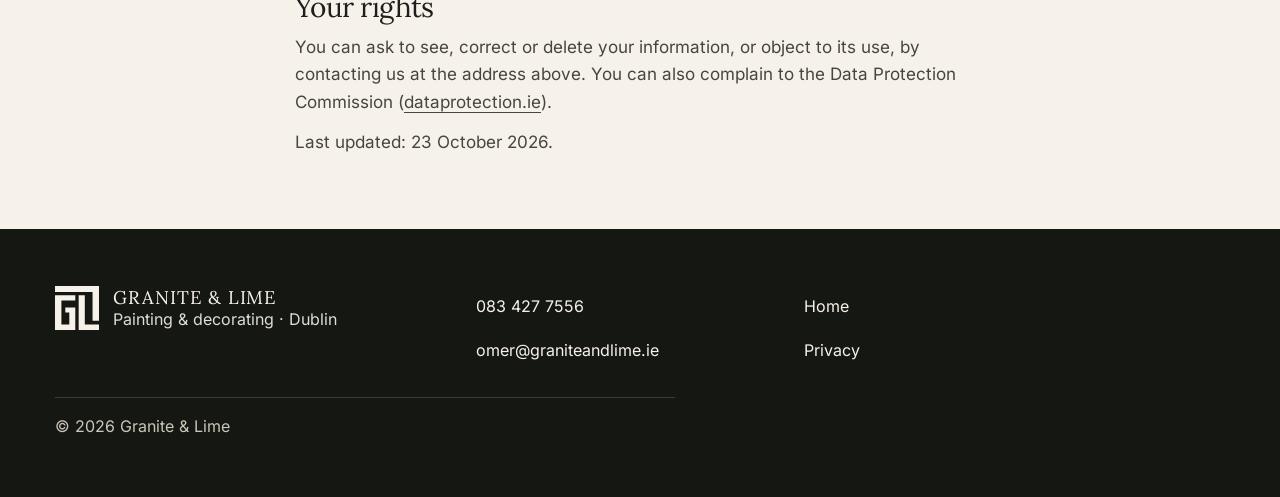
<file: privacy.html>
<!doctype html>
<html lang="en-IE">
<head>
  <meta charset="utf-8">
  <meta name="viewport" content="width=device-width, initial-scale=1, viewport-fit=cover">
  <meta name="theme-color" content="#f6f2ea">
  <title>Enquiry privacy notice | Granite &amp; Lime</title>
  <meta name="robots" content="noindex">
  <link rel="icon" href="assets/favicon.svg" type="image/svg+xml">
  <link rel="preload" href="assets/fonts/lora-variable.woff2" as="font" type="font/woff2" crossorigin>
  <link rel="preload" href="assets/fonts/inter-400.woff2" as="font" type="font/woff2" crossorigin>
  <link rel="stylesheet" href="styles.css?v=24">
</head>
<body class="text-page">
  <a class="skip-link" href="#main">Skip to main content</a>
  <header class="site-header">
    <div class="shell header-inner">
      <a class="brand" href="./" aria-label="Granite &amp; Lime, home">
        <img src="assets/logo.svg" alt="" width="44" height="44">
        <span class="brand-copy"><span class="brand-name">Granite &amp; Lime</span><span class="brand-sub">Painting &amp; Decorating<span class="brand-sub-extra"> · Dublin</span></span></span>
      </a>
      <a class="button button-primary button-small" style="margin-left:auto" href="tel:+353834277556">Call us</a>
    </div>
  </header>
  <main id="main" class="page">
    <div class="shell">
      <p class="eyebrow">Privacy</p>
      <h1>How we handle enquiry information</h1>
      <p>This notice explains what happens to the details you give when you contact Granite &amp; Lime about painting or decorating work.</p>

      <h2>Who is responsible</h2>
      <p>Granite &amp; Lime is the name used for this website. Omer Karatas is the business owner and your direct contact responsible for handling website enquiries and requests about your personal information. Contact Omer in Dublin, Ireland, at <a href="mailto:omer@graniteandlime.ie">omer@graniteandlime.ie</a> or <a href="tel:+353834277556">083 427 7556</a>.</p>

      <h2>What we collect and why</h2>
      <ul>
        <li>Details you type into the enquiry form: your name, area or neighbourhood, the work you describe, and the phone number and/or email address you choose to give.</li>
        <li>If you arrived from an online advertisement, the campaign details in the page address: source, medium, campaign name, search term, and Google's advertising click identifier ("gclid"). These are sent with your enquiry so we know which advertisement it came from. We do not use them to build a profile of you.</li>
        <li>Technical information that the form service records automatically when the form is sent: your IP address, an approximate location derived from it, and request details such as the date, time and browser.</li>
      </ul>
      <p>We use this only to reply to your enquiry, discuss the work, arrange a visit if one is needed, prepare a quotation, and understand which advertising brings genuine enquiries. The legal basis is taking steps at your request before entering into a contract, and our legitimate interest in responding to and measuring enquiries.</p>

      <h2>Who processes it for us</h2>
      <ul>
        <li>Formspark (Trampoline Software SRL, Belgium) receives the enquiry form, screens it for spam and emails it to us. It acts as our processor under its data processing agreement and stores data in the European Economic Area (Ireland and Germany). Its own service providers are listed at <a href="https://formspark.io/legal/subprocessors/" rel="noopener">formspark.io/legal/subprocessors</a>.</li>
        <li>Microsoft 365, which hosts our business email.</li>
        <li>If you choose to call, use WhatsApp or write from your own email app, that service handles your message under its own terms.</li>
      </ul>
      <p>We do not sell your information. This website does not use cookies, advertising pixels or analytics tracking.</p>

      <h2>How long we keep it</h2>
      <!-- INTERIM wording supplied by CCO (GL-UX-V2 revision 4). Draft pending privacy-fact verification; NOT a completed retention
           policy. Removed from this section pending verification: the 6-month / 6-year retention periods, the monthly deletion
           claim and the form service's 12-month IP-address retention. Processor statements above (Formspark, data locations,
           Microsoft 365) also still require factual verification. -->
      <p>We retain enquiry information for as long as necessary to respond and manage the enquiry. Records relating to agreed work may need to be retained for contractual, accounting or legal purposes. Contact Omer about your information at <a href="mailto:omer@graniteandlime.ie">omer@graniteandlime.ie</a>.</p>
      <h2>Your rights</h2>
      <p>You can ask to see, correct or delete your information, or object to its use, by contacting us at the address above. You can also complain to the Data Protection Commission (<a href="https://www.dataprotection.ie" rel="noopener">dataprotection.ie</a>).</p>

      <p>Last updated: 23 October 2026.</p>
    </div>
  </main>
  <footer class="site-footer">
    <div class="shell footer-grid">
      <div class="footer-brand"><img src="assets/logo-light.svg" alt="" width="44" height="44" loading="lazy"><p><strong>Granite &amp; Lime</strong><span>Painting &amp; decorating · Dublin</span></p></div>
      <ul class="footer-list"><li><a href="tel:+353834277556">083 427 7556</a></li><li><a href="mailto:omer@graniteandlime.ie">omer@graniteandlime.ie</a></li></ul>
      <ul class="footer-list"><li><a href="./">Home</a></li><li><a href="privacy.html">Privacy</a></li></ul>
      <p class="footer-copy">© 2026 Granite &amp; Lime</p>
    </div>
  </footer>
</body>
</html>
</file>
<file: styles.css>
/* Granite & Lime — GL-DESIGN-008 (premium residential painting)
   Warm limestone ground, charcoal type, one olive accent, bronze only for focus and fine lines.
   Lora for editorial headings, Inter for everything you read or press. */

/* ---------- Fonts (self-hosted, SIL Open Font License) ---------- */
@font-face { font-family: "Lora"; src: url("assets/fonts/lora-variable.woff2") format("woff2"); font-weight: 400 700; font-style: normal; font-display: swap; }
@font-face { font-family: "Inter"; src: url("assets/fonts/inter-400.woff2") format("woff2"); font-weight: 400; font-style: normal; font-display: swap; }
@font-face { font-family: "Inter"; src: url("assets/fonts/inter-500.woff2") format("woff2"); font-weight: 500; font-style: normal; font-display: swap; }
@font-face { font-family: "Inter"; src: url("assets/fonts/inter-600.woff2") format("woff2"); font-weight: 600; font-style: normal; font-display: swap; }

/* ---------- Tokens ---------- */
:root {
  --ivory: #f6f2ea;
  --off-white: #fbf9f4;
  --stone: #ebe5d9;
  --stone-deep: #ddd5c6;
  --ink: #1e1f1c;
  --ink-2: #45463f;
  --line: #cfc8b9;
  --line-strong: #8f897b;
  --olive: #555a40;
  --olive-dark: #3f4330;
  --bronze: #7f6238;
  --on-dark: #f6f2ea;
  --on-dark-2: #d2ccbe;
  --dark-panel: #292b27;
  --dark-line: #706e61;
  --error: #8a2a1c;
  --error-on-dark: #f2b8a8;

  --serif: "Lora", "Iowan Old Style", "Palatino Linotype", Palatino, Georgia, serif;
  --sans: "Inter", system-ui, -apple-system, "Segoe UI", Roboto, "Helvetica Neue", Arial, sans-serif;

  --t-body: 1.0625rem;                                   /* 17px: comfortable reading for all ages */
  --t-small: 1rem;                                       /* 16px: nothing you need to read is smaller */
  --t-lede: 1.125rem;                                    /* 18px */
  --t-h1: clamp(2.65rem, 1.6rem + 3.6vw, 4.6875rem);     /* 42 → 75px */
  --t-h2: clamp(2.1rem, 1.5rem + 2.2vw, 3.375rem);       /* 34 → 54px */
  --t-h3: clamp(1.45rem, 1.3rem + 0.5vw, 1.625rem);

  --shell: 83.125rem;                                    /* 1330px */
  --gutter: 3.4375rem;                                   /* 55px desktop */
  --section: clamp(3.6rem, 7vw, 6rem);                   /* 58 → 96px */
  --radius: 0;
  --tap: 3rem;                                           /* 48px minimum touch target */
  --header-h: 4.875rem;
  --bar-h: 4.25rem;                                      /* mobile action bar, without safe area */
}

/* ---------- Base ---------- */
*, *::before, *::after { box-sizing: border-box; }
html { -webkit-text-size-adjust: 100%; scroll-behavior: smooth; scroll-padding-top: calc(var(--header-h) + 1rem); }
body { margin: 0; background: var(--ivory); color: var(--ink); font: 400 var(--t-body)/1.6 var(--sans); -webkit-font-smoothing: antialiased; }
img { display: block; max-width: 100%; height: auto; }
a { color: inherit; text-decoration-thickness: 1px; text-underline-offset: 0.22em; }
button, input, textarea { font: inherit; color: inherit; }
h1, h2, h3 { margin: 0; font-family: var(--serif); font-weight: 400; line-height: 1.09; letter-spacing: -0.02em; text-wrap: balance; }
h1 { font-size: var(--t-h1); line-height: 1.06; }
h2 { font-size: var(--t-h2); }
h3 { font-size: var(--t-h3); line-height: 1.2; }
p { margin: 0; max-width: 62ch; text-wrap: pretty; }
ul, ol, dl, dd, figure { margin: 0; padding: 0; }
ul, ol { list-style: none; }
[hidden] { display: none !important; }

:focus-visible { outline: 3px solid var(--bronze); outline-offset: 3px; }
.contact :focus-visible, .site-footer :focus-visible { outline-color: #e2c897; }

.visually-hidden { position: absolute; width: 1px; height: 1px; margin: -1px; padding: 0; overflow: hidden; clip-path: inset(50%); white-space: nowrap; border: 0; }
.skip-link { position: absolute; left: 1rem; top: -6rem; z-index: 100; padding: 0.85rem 1.1rem; background: var(--ink); color: var(--on-dark); }
.skip-link:focus { top: 1rem; }

.shell { width: 100%; max-width: var(--shell); margin-inline: auto; padding-inline: var(--gutter); }
.section { padding-block: var(--section); }
.section-tint { background: var(--stone); }

.eyebrow { margin-bottom: 1.1rem; font-size: 0.8125rem; font-weight: 600; line-height: 1.3; letter-spacing: 0.14em; text-transform: uppercase; color: var(--olive); }
.lede { font-size: var(--t-lede); line-height: 1.7; color: var(--ink-2); }

.section-head { display: grid; grid-template-columns: minmax(0, 1fr) minmax(0, 1fr); gap: 1rem clamp(2rem, 5vw, 4.5rem); align-items: end; margin-bottom: clamp(1.5rem, 3vw, 2.4rem); }
.section-head h2 { max-width: 16ch; }
.section-intro { color: var(--ink-2); }

/* ---------- Buttons and links ---------- */
.button {
  display: inline-flex; align-items: center; justify-content: center; gap: 0.6rem;
  min-height: 3.25rem; padding: 0.8rem 1.45rem;
  border: 1.5px solid var(--ink); border-radius: var(--radius);
  background: transparent; color: var(--ink);
  font-weight: 600; font-size: 1rem; line-height: 1.2; text-align: center; text-decoration: none;
  cursor: pointer;
  transition: background-color 0.18s ease, color 0.18s ease, border-color 0.18s ease;
}
.button-primary { background: var(--ink); color: var(--on-dark); }
.button-primary:hover { background: var(--olive-dark); border-color: var(--olive-dark); }
.button-outline:hover { background: var(--ink); color: var(--on-dark); }
.button-light { background: var(--on-dark); border-color: var(--on-dark); color: var(--ink); }
.button-light:hover { background: transparent; color: var(--on-dark); }
.button-small { min-height: var(--tap); padding: 0.6rem 1.2rem; }
.button-detail { font-weight: 500; font-variant-numeric: tabular-nums; opacity: 0.85; }
.actions { display: flex; flex-wrap: wrap; gap: 0.75rem; }

.text-link { display: inline-block; padding-block: 0.85rem; line-height: 1.4; font-weight: 600; font-size: 1rem; text-decoration: underline; text-underline-offset: 0.35em; }
.text-link::after { content: "→" / ""; display: inline-block; margin-left: 0.45rem; transition: transform 0.18s ease; }
.text-link:hover { color: var(--olive); }
.text-link:hover::after { transform: translateX(3px); }

/* ---------- Header ---------- */
.site-header { position: sticky; top: 0; z-index: 50; background: var(--ivory); border-bottom: 1px solid var(--line); }
.header-inner { display: flex; align-items: center; gap: 1.75rem; min-height: var(--header-h); }
.brand { display: inline-flex; align-items: center; gap: 0.75rem; min-height: var(--tap); text-decoration: none; flex: none; }
.brand img { width: 2.7rem; height: 2.7rem; }
.brand-copy { display: grid; line-height: 1.2; }
.brand-name { font-family: var(--serif); font-size: 1.25rem; letter-spacing: 0.035em; text-transform: uppercase; }
.brand-sub { margin-top: 0.15rem; font-size: 0.75rem; letter-spacing: 0.08em; text-transform: uppercase; color: var(--ink-2); }
.primary-nav { display: flex; gap: clamp(0.25rem, 1.4vw, 1.25rem); margin-left: auto; }
.primary-nav a { display: inline-flex; align-items: center; min-height: var(--tap); padding-inline: 0.45rem; font-weight: 600; font-size: 1rem; text-decoration: none; white-space: nowrap; }
.primary-nav a:hover { text-decoration: underline; text-underline-offset: 0.45em; }
.header-actions { display: flex; align-items: center; gap: 1.25rem; flex: none; }
.header-phone { display: inline-flex; align-items: center; min-height: var(--tap); font-weight: 600; font-size: 0.9375rem; font-variant-numeric: tabular-nums; white-space: nowrap; text-decoration: none; }
.header-phone:hover { text-decoration: underline; }
.menu-button { display: none; }

/* ---------- Hero ---------- */
.hero { padding-block: clamp(1.9rem, 5vw, 4.4rem) 0; }
.hero-grid { display: grid; grid-template-columns: minmax(0, 1fr) minmax(0, 0.91fr); gap: clamp(1.75rem, 5vw, 4.5rem); align-items: center; }
.hero-copy { display: grid; justify-items: start; }
.hero-copy .eyebrow { margin-bottom: 1.5rem; }
.hero h1 { max-width: 40.625rem; margin-bottom: 1.6rem; }
.hero .lede { max-width: 33rem; }
.hero-actions { display: grid; grid-template-columns: repeat(2, minmax(0, 1fr)); gap: 0.75rem; width: 100%; max-width: 33rem; margin-top: 2.1rem; }
.hero-actions .button { min-height: 3.5rem; font-size: 1rem; }
.hero-actions .button-call { grid-column: 1 / -1; min-height: 4rem; font-size: 1.125rem; }
.hero-hint { margin-top: 1rem; font-size: 1rem; color: var(--ink-2); }
.hero-hint a { display: inline-flex; align-items: center; min-height: 2.75rem; font-weight: 600; }
.hero-hint a { text-decoration: underline; text-underline-offset: 0.2em; }
.hero-figure { position: relative; width: 100%; aspect-ratio: 9 / 10; overflow: hidden; background: var(--stone); }
.hero-figure img, .hero-figure picture { display: block; width: 100%; height: 100%; }
.photo-label { position: absolute; inset: auto 0 0 0; padding: 0.6rem 0.8rem; background: rgba(27, 30, 26, 0.73); color: #fff; font-size: 0.75rem; line-height: 1.3; letter-spacing: 0.06em; text-transform: uppercase; }
.hero-figure img { object-fit: cover; object-position: 54% 50%; }
.hero-figure.is-illustration { display: grid; place-items: center; padding: clamp(1rem, 3vw, 2.5rem); }
.hero-figure.is-illustration img { object-fit: contain; }


/* ---------- Painting services ---------- */
.cards { display: grid; grid-template-columns: repeat(3, minmax(0, 1fr)); gap: 1rem; }
.card { display: flex; flex-direction: column; min-height: 16.5rem; padding: 1.75rem; background: var(--off-white); border: 1px solid var(--line); }
.card-num { margin-bottom: 1.2rem; font-size: 0.8125rem; letter-spacing: 0.13em; text-transform: uppercase; color: var(--olive); }
.card h3 { margin-bottom: 0.85rem; }
.card > p:not(.card-num) { font-size: var(--t-small); color: var(--ink-2); }
.card .text-link { margin-top: auto; padding-top: 1rem; align-self: flex-start; }
.services-note { margin-top: 1.25rem; font-size: var(--t-small); color: var(--ink-2); }

/* ---------- Selected work (hidden until real photos exist) ---------- */
.project { display: grid; grid-template-columns: minmax(0, 8fr) minmax(0, 4fr); gap: clamp(2rem, 5vw, 4.5rem); align-items: start; }
.project-text { display: grid; gap: 1.25rem; }
.project-meta { display: grid; gap: 0.5rem; padding-block: 1.25rem; border-block: 1px solid var(--line); font-size: var(--t-small); }
.project-meta div { display: grid; grid-template-columns: 6rem minmax(0, 1fr); gap: 1rem; }
.project-meta dt { color: var(--ink-2); }
.compare-frame { position: relative; overflow: hidden; background: var(--stone-deep); --pos: 50%; }
.compare-frame img { width: 100%; height: 100%; object-fit: cover; }
.compare-before { position: absolute; inset: 0; clip-path: inset(0 calc(100% - var(--pos)) 0 0); }
.compare-frame::after { content: ""; position: absolute; top: 0; bottom: 0; left: var(--pos); width: 2px; margin-left: -1px; background: var(--off-white); pointer-events: none; }
.compare-frame::before { content: ""; position: absolute; z-index: 1; top: 50%; left: var(--pos); width: 3rem; height: 3rem; margin: -1.5rem 0 0 -1.5rem; border-radius: 50%; background: var(--off-white); border: 1.5px solid var(--ink); pointer-events: none; }
.compare-tag { position: absolute; top: 1rem; padding: 0.3rem 0.7rem; background: var(--off-white); font-size: 1rem; font-weight: 600; pointer-events: none; }
.compare-tag-before { left: 1rem; }
.compare-tag-after { right: 1rem; }
.compare-range { position: absolute; inset: 0; z-index: 2; width: 100%; height: 100%; margin: 0; opacity: 0; cursor: ew-resize; }
.compare-frame:has(.compare-range:focus-visible) { outline: 3px solid var(--bronze); outline-offset: 3px; }


.disclosure { font-size: 0.75rem; color: #6b695e; }

/* ---------- Process ---------- */
.process { background: var(--off-white); }
.process h2 { margin-bottom: clamp(1.5rem, 3vw, 2rem); }
.steps { display: grid; grid-template-columns: repeat(3, minmax(0, 1fr)); gap: 1.75rem; }
.step { padding-top: 1rem; border-top: 1px solid #a6a396; }
.step-num { display: inline-grid; place-items: center; width: 2.25rem; height: 2.25rem; border-radius: 50%; background: var(--olive); color: var(--on-dark); font-size: 1rem; font-weight: 600; font-variant-numeric: tabular-nums; }
.step h3 { margin: 1.1rem 0 0.75rem; }
.step p { font-size: var(--t-small); color: var(--ink-2); }

/* ---------- About ---------- */
.about-grid { display: grid; grid-template-columns: minmax(0, 0.85fr) minmax(0, 1.15fr); gap: clamp(1.5rem, 6vw, 5rem); align-items: center; }
.about-mark { display: grid; place-items: center; align-content: center; gap: 0.6rem; min-height: 18.75rem; padding: 2rem; background: var(--stone); border: 1px solid var(--line); text-align: center; }
.about-mark img { width: 5.5rem; height: 5.5rem; margin-bottom: 0.6rem; }
.about-mark-name { font-family: var(--serif); font-size: 1.5rem; }
.about-mark-role { font-size: 0.75rem; font-weight: 600; letter-spacing: 0.12em; text-transform: uppercase; color: var(--ink-2); }
.about-copy { display: grid; gap: 1rem; justify-items: start; }
.about-copy .eyebrow { margin-bottom: 0.25rem; }
.about-copy h2 { margin-bottom: 0.4rem; }
.about-copy > p:not(.eyebrow) { color: var(--ink-2); }
.about-copy .button { margin-top: 0.5rem; }

/* ---------- Areas ---------- */
.areas { background: var(--stone); padding-block: clamp(2.9rem, 5vw, 4rem); }
.areas-grid { display: grid; grid-template-columns: minmax(0, 1fr) minmax(0, 1.2fr); gap: 1rem clamp(2rem, 5vw, 4rem); align-items: center; }
.areas-grid > div > p { margin-top: 1.1rem; color: var(--ink-2); }
.area-list { display: flex; flex-wrap: wrap; gap: 0.1rem 0; font-family: var(--serif); font-size: clamp(1.15rem, 1rem + 0.6vw, 1.45rem); line-height: 1.7; }
.area-list li:not(:last-child)::after { content: "·"; margin-inline: 0.55rem; color: var(--line-strong); }
.area-groups { display: grid; gap: 0.35rem; }
.area-more { margin-top: 0.5rem; font-size: var(--t-small); color: var(--ink-2); }

/* ---------- FAQ ---------- */
.faq-grid { display: grid; grid-template-columns: minmax(0, 0.9fr) minmax(0, 1.1fr); gap: 1.25rem clamp(2rem, 6vw, 4.4rem); align-items: start; }
.faq { border-top: 1px solid var(--line-strong); }
.faq details { border-bottom: 1px solid var(--line); }
.faq summary { position: relative; display: flex; align-items: center; min-height: 3.75rem; padding: 0.9rem 2.75rem 0.9rem 0; list-style: none; cursor: pointer; font-weight: 600; font-size: 1.0625rem; line-height: 1.4; }
.faq summary::-webkit-details-marker { display: none; }
.faq summary::before, .faq summary::after { content: ""; position: absolute; right: 0.4rem; top: 50%; width: 1rem; height: 1.5px; background: var(--ink); transition: transform 0.25s ease; }
.faq summary::after { transform: rotate(90deg); }
.faq details[open] > summary::after { transform: rotate(0deg); }
.faq summary:hover { color: var(--olive); }
.faq-body { overflow: hidden; }
.faq-body p { padding: 0 2.75rem 1.25rem 0; font-size: var(--t-small); color: var(--ink-2); }

/* ---------- Contact (dark) ---------- */
.contact { background: var(--ink); color: var(--on-dark); padding-bottom: clamp(4.5rem, 8vw, 6.5rem); }
.contact .eyebrow { color: #d9d6c6; }
.contact-grid { display: grid; grid-template-columns: minmax(0, 0.9fr) minmax(0, 1.1fr); gap: clamp(1.75rem, 6vw, 4.7rem); align-items: start; }
.contact-copy { display: grid; gap: 1.25rem; justify-items: start; }
.contact-copy .eyebrow { margin-bottom: 0; }
.contact-copy > p { color: var(--on-dark-2); }
.contact-phone { display: inline-flex; align-items: center; min-height: var(--tap); margin-top: 0.5rem; font-family: var(--serif); font-size: clamp(2rem, 1.5rem + 1.6vw, 2.5rem); font-variant-numeric: lining-nums; text-decoration: none; }
.contact-phone::after { content: "↗" / ""; margin-left: 0.6rem; font-size: 0.75em; }
.contact-phone:hover { text-decoration: underline; }
.contact-meta { font-size: 1rem; color: var(--on-dark-2); }
.contact-meta a { display: inline-flex; align-items: center; min-height: 2.75rem; overflow-wrap: anywhere; }

.form { display: grid; gap: 0.25rem; min-width: 0; padding: clamp(1.25rem, 3vw, 2.1rem); background: var(--dark-panel); border: 1px solid var(--dark-line); }
.form h3 { margin-bottom: 0.4rem; }
.form-intro { margin-bottom: 0.75rem; font-size: 0.9375rem; color: var(--on-dark-2); }
.field { display: grid; gap: 0.4rem; margin-top: 0.6rem; min-width: 0; }
.field label { font-weight: 600; font-size: 0.9375rem; letter-spacing: 0.01em; color: #eee8dc; }
.field input, .field textarea, .form-fallback textarea { width: 100%; min-height: 3rem; padding: 0.75rem 0.9rem; background: var(--ivory); color: var(--ink); border: 1px solid #aaa899; border-radius: 0; font-size: 1rem; }
.field textarea { min-height: 6rem; resize: vertical; line-height: 1.5; }
.field input:focus-visible, .field textarea:focus-visible { outline-offset: 0; }
.field ::placeholder { color: #6d6e66; opacity: 1; }
.field [aria-invalid="true"] { border-color: var(--error-on-dark); border-width: 2px; }
.field-error { font-size: 0.875rem; font-weight: 600; color: var(--error-on-dark); }
.form-submit { width: 100%; margin-top: 1.1rem; }
.form-note { margin-top: 0.7rem; font-size: 0.875rem; color: #ded9c9; }
.form-error-summary, .form-status { scroll-margin-top: calc(var(--header-h) + 1rem); margin-top: 0.9rem; padding: 0.9rem 1.1rem; border-left: 4px solid #a9ad8c; background: #34362f; font-size: 0.9375rem; font-weight: 600; max-width: none; }
.form-error-summary { border-left-color: var(--error-on-dark); }
.form-fallback { display: grid; gap: 0.5rem; margin-top: 1rem; padding-top: 1rem; border-top: 1px solid var(--dark-line); scroll-margin-bottom: calc(var(--bar-h) + 2rem); }
.form-fallback p { font-size: 0.9375rem; color: var(--on-dark-2); }
.form-fallback label { font-weight: 600; font-size: 0.9375rem; color: #eee8dc; }
.form-fallback textarea { min-height: 8rem; resize: vertical; scroll-margin-bottom: calc(var(--bar-h) + 2rem); }
.form-fallback .button { justify-self: start; scroll-margin-bottom: calc(var(--bar-h) + 2rem); }
.form-alt { display: flex; flex-wrap: wrap; justify-content: space-between; gap: 0.5rem 1rem; margin-top: 1rem; font-size: 0.875rem; }
.form-alt a { display: inline-flex; align-items: center; min-height: var(--tap); font-weight: 600; }
.form-alt a::after { content: "↗" / ""; margin-left: 0.35rem; }

.contact-choice { min-width: 0; margin: 0.9rem 0 0; padding: 0.9rem 1rem 1rem; border: 1px solid var(--dark-line); }
.contact-choice legend { padding: 0 0.35rem; font-weight: 600; font-size: 0.9375rem; color: #eee8dc; }
.contact-choice .field:first-of-type { margin-top: 0.25rem; }
.field-hint { font-size: 0.875rem; color: var(--on-dark-2); }
.req { color: #e2c897; }
.hp-field { position: absolute; left: -10000px; width: 1px; height: 1px; overflow: hidden; }
.form-submit[disabled] { opacity: 0.75; cursor: progress; }
.form-status[data-tone="error"] { border-left-color: var(--error-on-dark); }
.form-done { display: grid; gap: 0.75rem; padding-block: 0.5rem; }
.form-done p { color: var(--on-dark-2); }
.form-done a { font-weight: 600; }
.form-done:focus { outline: none; }
.form-done:focus-visible { outline: 3px solid #e2c897; outline-offset: 6px; }

/* ---------- GL-UX-V2 additions ---------- */
/* WhatsApp: secondary action with a plain explanation underneath. */
.button-wa { gap: 0.5rem; }
.button-wa::before { content: ""; width: 1.15rem; height: 1.15rem; flex: none; background: currentColor;
  -webkit-mask: url("data:image/svg+xml,%3Csvg xmlns='http://www.w3.org/2000/svg' viewBox='0 0 24 24'%3E%3Cpath d='M12 2a10 10 0 0 0-8.6 15.1L2 22l5-1.3A10 10 0 1 0 12 2zm0 18.2a8.2 8.2 0 0 1-4.2-1.2l-.3-.2-3 .8.8-2.9-.2-.3A8.2 8.2 0 1 1 12 20.2zm4.5-6.1c-.2-.1-1.5-.7-1.7-.8s-.4-.1-.6.1-.7.8-.8 1-.3.2-.5.1a6.7 6.7 0 0 1-3.3-2.9c-.2-.4.2-.4.7-1.3.1-.2 0-.3 0-.4l-.8-1.8c-.2-.5-.4-.4-.6-.4h-.5a1 1 0 0 0-.7.3 3 3 0 0 0-.9 2.2 5.2 5.2 0 0 0 1.1 2.7 11.8 11.8 0 0 0 4.5 4c1.7.7 2.3.8 3.2.6a2.6 2.6 0 0 0 1.7-1.2 2.1 2.1 0 0 0 .1-1.2c0-.1-.2-.2-.4-.3z'/%3E%3C/svg%3E") center / contain no-repeat;
          mask: url("data:image/svg+xml,%3Csvg xmlns='http://www.w3.org/2000/svg' viewBox='0 0 24 24'%3E%3Cpath d='M12 2a10 10 0 0 0-8.6 15.1L2 22l5-1.3A10 10 0 1 0 12 2zm0 18.2a8.2 8.2 0 0 1-4.2-1.2l-.3-.2-3 .8.8-2.9-.2-.3A8.2 8.2 0 1 1 12 20.2zm4.5-6.1c-.2-.1-1.5-.7-1.7-.8s-.4-.1-.6.1-.7.8-.8 1-.3.2-.5.1a6.7 6.7 0 0 1-3.3-2.9c-.2-.4.2-.4.7-1.3.1-.2 0-.3 0-.4l-.8-1.8c-.2-.5-.4-.4-.6-.4h-.5a1 1 0 0 0-.7.3 3 3 0 0 0-.9 2.2 5.2 5.2 0 0 0 1.1 2.7 11.8 11.8 0 0 0 4.5 4c1.7.7 2.3.8 3.2.6a2.6 2.6 0 0 0 1.7-1.2 2.1 2.1 0 0 0 .1-1.2c0-.1-.2-.2-.4-.3z'/%3E%3C/svg%3E") center / contain no-repeat; }
.wa-help { max-width: 33rem; margin-top: 0.85rem; font-size: 0.9375rem; line-height: 1.55; color: var(--ink-2); }
.wa-help-dark { margin-top: 0; color: var(--on-dark-2); }
.hero .hero-actions .button-wa { grid-column: 1 / -1; }

/* Services: interior painting leads, the rest sit quieter beside it. */
.cards { grid-template-columns: minmax(0, 1.25fr) minmax(0, 1fr); grid-auto-rows: auto; }
.card { min-height: 0; }
.card-lead { grid-row: span 3; background: var(--stone); border-color: var(--line-strong); }
.card-lead h3 { font-size: clamp(1.75rem, 1.4rem + 1vw, 2.25rem); }
.card-lead > p:not(.card-num) { font-size: var(--t-body); }
.card:not(.card-lead) h3 { font-size: 1.375rem; margin-bottom: 0.5rem; }


/* Process numbers sit in a circle. */
.step h3 { margin: 0.9rem 0 0.5rem; }

/* About and areas. */
.about-grid { grid-template-columns: minmax(0, 1.1fr) minmax(0, 0.9fr); align-items: start; }
.areas-box { display: grid; gap: 0.6rem; padding: clamp(1.25rem, 3vw, 2rem); background: var(--off-white); border: 1px solid var(--line); }
.areas-box h3 { font-size: 1.375rem; }
.areas-main { font-family: var(--serif); font-size: clamp(1.25rem, 1.1rem + 0.5vw, 1.5rem); }
.areas-also, .areas-note { color: var(--ink-2); font-size: var(--t-small); }

/* Contact column: the WhatsApp button sits under the phone number. */
.contact-copy .button-wa { width: 100%; max-width: 24rem; min-height: 3.5rem; }

/* Footer headings and social links. */
.footer-head { margin-bottom: 0.35rem; font-family: var(--sans); font-size: 0.8125rem; font-weight: 600; letter-spacing: 0.12em; text-transform: uppercase; color: #c9c6ba; }
.social-list a { gap: 0.6rem; }
.social-list svg { flex: none; }

@media (max-width: 53.125rem) {
  .card-lead { grid-row: auto; grid-column: 1 / -1; }
}
@media (max-width: 37.5rem) {
  .cards { grid-template-columns: minmax(0, 1fr); }
  .about-grid, .faq-grid, .contact-grid { grid-template-columns: minmax(0, 1fr); }
  .faq-grid, .contact-grid { gap: 1.5rem; }
  .faq summary { font-size: 1.0625rem; }
  .form { padding: 1.25rem 1rem; }
  .contact-copy .button-wa { max-width: none; }
}

/* ---------- Footer ---------- */
.site-footer { background: #151713; color: #dfddd5; padding-block: clamp(2.5rem, 5vw, 3.5rem); font-size: 1rem; }
.footer-grid { display: grid; grid-template-columns: minmax(0, 4fr) minmax(0, 3fr) minmax(0, 2fr) minmax(0, 2fr); gap: 1.5rem clamp(1.5rem, 4vw, 3rem); align-items: start; }
.footer-brand { display: flex; align-items: center; gap: 0.9rem; }
.footer-brand img { width: 2.75rem; height: 2.75rem; }
.footer-brand p { display: grid; line-height: 1.35; }
.footer-brand strong { font-family: var(--serif); font-weight: 400; font-size: 1.15rem; letter-spacing: 0.05em; text-transform: uppercase; color: var(--on-dark); }
.footer-list { display: grid; }
.footer-list a { display: inline-flex; align-items: center; min-height: 2.75rem; color: var(--on-dark); text-decoration: none; overflow-wrap: anywhere; }
.footer-list a:hover { text-decoration: underline; }
.footer-copy { grid-column: 1 / -1; display: flex; align-items: center; min-height: 2.75rem; padding-top: 1rem; border-top: 1px solid #3a3c35; color: #c9c6ba; }

/* ---------- Text pages (privacy notice, enquiry sent) ---------- */
.page { padding-block: clamp(2.5rem, 6vw, 4.5rem); }
.page .shell { max-width: 50rem; }
.page h1 { font-size: clamp(2.2rem, 1.6rem + 2.4vw, 3.25rem); margin-bottom: 1.25rem; }
.page h2 { font-size: clamp(1.4rem, 1.2rem + 0.8vw, 1.75rem); margin: 2.25rem 0 0.75rem; }
.page p, .page li { color: var(--ink-2); }
.page p + p { margin-top: 0.85rem; }
.page ul { display: grid; gap: 0.45rem; margin-top: 0.6rem; padding-left: 1.2rem; list-style: disc; }
.page .actions { margin-top: 1.75rem; }
.error-note { margin-block: 0.5rem 1rem; padding: 0.9rem 1.1rem; border-left: 4px solid var(--error); background: var(--stone); }
.error-note p { color: var(--ink); font-weight: 600; }
.draft-note { margin-bottom: 1.5rem; padding: 0.9rem 1.1rem; border-left: 4px solid var(--bronze); background: var(--stone); font-weight: 600; color: var(--ink); }

/* ---------- Mobile action bar ---------- */
.mobile-bar { display: none; }

/* ---------- Responsive ---------- */
@media (max-width: 67.5rem) {                       /* ≤1080px */
  :root { --gutter: 2.125rem; }
  .header-phone { display: none; }
  .primary-nav { gap: 0.25rem; }
}

@media (max-width: 53.125rem) {                     /* ≤850px: tablet and phone */
  :root { --gutter: 1.875rem; --header-h: 4.3rem; }
  .header-inner { flex-wrap: wrap; gap: 0 1rem; }
  .header-actions { display: none; }
  .menu-button {
    display: inline-flex; align-items: center; gap: 0.65rem; margin-left: auto;
    min-height: var(--tap); padding: 0 1rem;
    background: transparent; border: 1.5px solid var(--ink); border-radius: var(--radius);
    font-weight: 600; font-size: 0.9375rem; cursor: pointer;
  }
  .menu-icon, .menu-icon::before { display: block; width: 1.1rem; height: 1.5px; background: currentColor; transition: transform 0.2s ease; }
  .menu-icon { position: relative; top: -3px; }
  .menu-icon::before { content: ""; position: absolute; top: 6px; }
  .menu-button[aria-expanded="true"] .menu-icon { transform: translateY(3px) rotate(45deg); }
  .menu-button[aria-expanded="true"] .menu-icon::before { transform: translateY(-6px) rotate(-90deg); }
  .primary-nav { display: none; flex-basis: 100%; flex-direction: column; gap: 0; margin: 0; padding-bottom: 0.75rem; }
  .primary-nav.is-open { display: flex; }
  .primary-nav a { min-height: 3.25rem; padding-inline: 0; border-top: 1px solid var(--line); font-size: 1rem; }

  .hero-figure:not(.is-project) { aspect-ratio: 4 / 5; }
  .section-head { gap: 0.75rem 1.5rem; }
  .cards { gap: 0.65rem; }
  .card { padding: 1.25rem; min-height: 17.4rem; }
  .card-num { margin-bottom: 1.5rem; }
      .footer-grid { grid-template-columns: repeat(2, minmax(0, 1fr)); }
  .footer-brand, .footer-copy { grid-column: 1 / -1; }

  /* Two-button action bar. body padding keeps the last content clear of it. */
  .mobile-bar {
    position: fixed; left: 0; right: 0; bottom: 0; z-index: 60;
    display: grid; grid-template-columns: repeat(2, minmax(0, 1fr)); gap: 0.5rem;
    padding: 0.5rem 1.125rem calc(0.5rem + env(safe-area-inset-bottom, 0px));
    background: var(--ivory); border-top: 1px solid var(--line);
  }
  .mobile-bar { grid-template-columns: 1.3fr 1fr; transition: transform 0.2s ease, visibility 0.2s; }
  .mobile-bar.is-tucked { transform: translateY(110%); visibility: hidden; }
  .mobile-bar .button { min-height: 3.25rem; padding: 0.6rem 0.4rem; font-size: 1.0625rem; }
  body { padding-bottom: calc(var(--bar-h) + env(safe-area-inset-bottom, 0px)); }
  html { scroll-padding-bottom: calc(var(--bar-h) + env(safe-area-inset-bottom, 0px) + 1rem); }
  input, textarea, button, a { scroll-margin-bottom: calc(var(--bar-h) + env(safe-area-inset-bottom, 0px) + 1rem); }
}

@media (prefers-reduced-motion: reduce) { .mobile-bar { transition: none; } }

@media (max-width: 37.5rem) {                       /* ≤600px: phones */
  :root { --gutter: 1.3125rem; --header-h: 4.05rem; }
  .brand img { width: 2.2rem; height: 2.2rem; }
  .brand-name { font-size: 1.0625rem; }
  .brand-sub { font-size: 0.75rem; letter-spacing: 0.03em; }
  .hero-grid { grid-template-columns: minmax(0, 1fr); gap: 1.75rem; }
  .hero-copy .eyebrow { margin-bottom: 1.1rem; }
  .hero h1 { font-size: clamp(2.45rem, 1.6rem + 4.4vw, 2.8rem); margin-bottom: 1.2rem; }
  .hero .lede { font-size: 1.0625rem; line-height: 1.55; }
  .hero-actions { margin-top: 1.5rem; gap: 0.6rem; max-width: none; }
  .hero-actions .button { min-height: 3.25rem; }
  .hero-figure:not(.is-project) { aspect-ratio: 6 / 5; }
      .section-head { grid-template-columns: minmax(0, 1fr); align-items: start; }
  .cards { grid-template-columns: minmax(0, 1fr); }
  .card { min-height: 0; padding: 1.4rem; }
  .card-num { margin-bottom: 1rem; }
          .photo-label { font-size: 0.8125rem; }
  .steps { grid-template-columns: minmax(0, 1fr); gap: 1.2rem; }
  .step h3 { margin: 0.6rem 0; }
  .about-mark { min-height: 11.25rem; }
  .form-alt { justify-content: flex-start; gap: 0 1.5rem; }
  .footer-grid { grid-template-columns: minmax(0, 1fr); }
  .mobile-bar { padding-inline: 0.75rem; }
}

/* ---------- Motion ---------- */
@media (prefers-reduced-motion: reduce) {
  html { scroll-behavior: auto; }
  *, *::before, *::after { animation: none !important; transition: none !important; }
}

@media print {
  .site-header, .mobile-bar, .menu-button, .form { display: none; }
  .contact, .site-footer { background: #fff; color: #000; }
}

@media (max-width: 22.5rem) {                       /* ≤360px: smallest phones (after the ≤600px rules) */
  .hero-actions { grid-template-columns: minmax(0, 1fr); }
  .hero h1 { font-size: 2.2rem; }
  /* One-row header: logo + name + Menu. Only the strapline is hidden; the row may still wrap at large text zoom. */
  .header-inner { gap: 0 0.6rem; }
  .brand { flex: 0 1 auto; min-width: 0; gap: 0.5rem; }
  .brand img { width: 2rem; height: 2rem; }
  .brand-name { font-size: 0.9375rem; letter-spacing: 0.02em; white-space: nowrap; }
  .brand-sub { display: none; }
  .menu-button { flex: none; gap: 0.5rem; padding: 0 0.75rem; }
}

/* ---------- Project photography (GL-UX-V2) ---------- */
.hero-figure.is-project { aspect-ratio: 4 / 3; background: var(--stone-deep); }
.hero-figure.is-project img { object-fit: cover; object-position: 50% 50%; }
.photo-caption { position: absolute; inset: auto auto 0 0; padding: 0.45rem 0.75rem; background: rgba(27, 30, 26, 0.78); color: #fff; font-size: 0.875rem; line-height: 1.3; }
.draft-note { max-width: none; }
.work-groups { display: grid; grid-template-columns: repeat(2, minmax(0, 1fr)); gap: clamp(1.5rem, 3vw, 2.25rem); }
.work-group { display: grid; gap: 0.75rem; align-content: start; padding: clamp(1rem, 2vw, 1.5rem); background: var(--off-white); border: 1px solid var(--line); }
.work-group:first-child { grid-column: 1 / -1; }
.work-group h3 { font-size: clamp(1.4rem, 1.2rem + 0.6vw, 1.75rem); }
.work-group > p { color: var(--ink-2); }
.work-pair { display: grid; grid-template-columns: repeat(2, minmax(0, 1fr)); gap: 0.6rem; }
.work-photo { position: relative; }
.work-photo img { width: 100%; aspect-ratio: 4 / 3; object-fit: cover; background: var(--stone-deep); }
.work-photo figcaption { position: absolute; top: 0.6rem; left: 0.6rem; }
.work-photo .work-tag { display: inline-block; padding: 0.25rem 0.6rem; background: var(--ink); color: var(--on-dark); font-size: 0.875rem; font-weight: 600; }
.work-photo .work-tag-light { background: var(--off-white); color: var(--ink); border: 1px solid var(--ink); }
@media (max-width: 53.125rem) { .work-groups { grid-template-columns: minmax(0, 1fr); } .work-group:first-child { grid-column: auto; } }
@media (max-width: 37.5rem) { .work-pair { grid-template-columns: minmax(0, 1fr); } .hero-figure.is-project { aspect-ratio: 4 / 3; } }
@media (max-width: 37.5rem) { .brand-sub-extra { display: none; } }
.cards-note { grid-column: 1 / -1; color: var(--ink-2); font-size: var(--t-small); }
.areas-main { font-size: clamp(1.15rem, 1.05rem + 0.4vw, 1.35rem); line-height: 1.4; }
.lede-contact { margin-top: 0.75rem; font-size: var(--t-lede); font-weight: 600; color: var(--ink); }

/* Revision 3 mobile corrections */
/* The number stays on one line at normal phone sizes (checked at 320 and 390 px). If text is enlarged until it
   cannot fit, it breaks only between digit groups instead of pushing the page sideways. */
.contact-phone { flex-wrap: wrap; column-gap: 0.28em; max-width: 100%; }
.num-group { white-space: nowrap; }
@media (max-width: 22.5rem) { .contact-phone { font-size: 1.875rem; } }
.button-call { flex-wrap: wrap; row-gap: 0.1rem; }
.brand { min-width: 0; }
.brand-name { white-space: normal !important; overflow-wrap: anywhere; }
.contact-copy > * { max-width: 100%; }
.hero-actions, .hero .lede { max-width: min(33rem, 100%); }
.hero h1 { max-width: min(40.625rem, 100%); }
.hero-hint, .wa-help, .lede-contact { max-width: min(33rem, 100%); }
.contact-meta a { overflow-wrap: anywhere; }
/* Gallery: every group full width; pairs side by side; a single photo takes one pair-cell. */
.work-groups { grid-template-columns: minmax(0, 1fr); }
.work-group:first-child { grid-column: auto; }
/* Only affects text enlarged far beyond normal: a word wider than the screen breaks instead of scrolling sideways. */
h1, h2, h3 { overflow-wrap: anywhere; hyphens: auto; }
.button { max-width: 100%; overflow-wrap: anywhere; }
@media (max-width: 37.5rem) { .brand { flex: 0 1 auto; } .brand-copy { min-width: 0; } }
.footer-brand { min-width: 0; } .footer-brand p { min-width: 0; overflow-wrap: anywhere; }
/* Large text on small phones: keep side margins fixed so enlarged text gets the full width, and when a column is
   narrow relative to its text size, drop the decorative WhatsApp icon and let headings grow a little less. */
@media (max-width: 37.5rem) { :root { --gutter: 21px; } .form { padding: 1.25rem 16px; } .contact-choice { padding-inline: 12px; } }
.hero-copy, .contact-copy, .form, .faq { container-type: inline-size; }
@container (max-width: 17em) {
  .button-wa::before { display: none; }
  .button { padding-inline: 0.6rem; }
  h1 { font-size: 1.4em; }
  h2, .contact-phone { font-size: 1.35em; }
}
.section-head > div, .card, .work-group, .about-copy, .areas-box, .steps, .faq-grid > div:first-child { container-type: inline-size; }
@container (max-width: 17em) {
  .hero h1 { font-size: 1.4em; }
  .section-head h2, .card h3, .card-lead h3, .work-group h3, .about-copy h2, .areas-box h3, .step h3, .faq-grid h2 { font-size: 1.3em; }
}
@media (max-width: 37.5rem) { .card, .work-group, .areas-box { padding: 20px; } }
@container (max-width: 17em) { .card:not(.card-lead) h3 { font-size: 1.3em; } }
@container (max-width: 12em) { .card:not(.card-lead) h3 { font-size: 1.15em; } }
@container (max-width: 17em) { .contact-phone::after { display: none; } }
.button-detail { white-space: nowrap; }
/* Very large text: keep the sticky header to one row (logo + Menu) so it does not take over the screen. */
.header-inner { container-type: inline-size; container-name: header; }
@container header (max-width: 15em) { .brand-copy { display: none; } .menu-button { margin-left: auto; } }
/* When focus moves to a field (e.g. after a validation error), keep its label visible below the sticky header. */
.field input, .field textarea { scroll-margin-top: calc(var(--header-h) + 2.75rem); }
/* Founder-selected photos keep their own proportions (no 4:3 crop). */
.work-photo.is-natural img { aspect-ratio: auto; height: auto; object-fit: initial; }
.work-pair { align-items: start; }
/* AI-image disclosure (founder-selected images, 27 Oct). Visible on every AI image and repeated in text under each group. */
.work-photo figcaption { display: flex; flex-wrap: wrap; gap: 0.35rem; }
.ai-tag { display: inline-block; padding: 0.25rem 0.6rem; background: var(--off-white); color: var(--ink); border: 1px solid var(--ink); font-size: 0.875rem; font-weight: 600; }
.ai-note { font-size: var(--t-small); color: var(--ink-2); }
/* Individual images: centred cards sized to the photo, no large empty area beside a portrait image. */
.work-singles { display: flex; flex-wrap: wrap; justify-content: center; align-items: start; gap: clamp(1.5rem, 3vw, 2.25rem); }
.work-single-wide { flex: 1 1 26rem; max-width: 46rem; }
.work-single-narrow { flex: 0 1 26rem; max-width: 26rem; }
.work-single-wide .work-photo, .work-single-narrow .work-photo { width: 100%; }
@media (max-width: 37.5rem) { .work-single-wide, .work-single-narrow { flex: 1 1 100%; max-width: none; } }
</file>
<file: assets/noscript.css>
/* Loaded only when JavaScript is switched off. */
.js-only, .menu-button { display: none !important; }
@media (max-width: 53.125rem) {
  .primary-nav { display: flex; flex-direction: row; flex-wrap: wrap; gap: 0 1.25rem; }
  .primary-nav a { border-top: 0; min-height: 3rem; }
}
</file>
